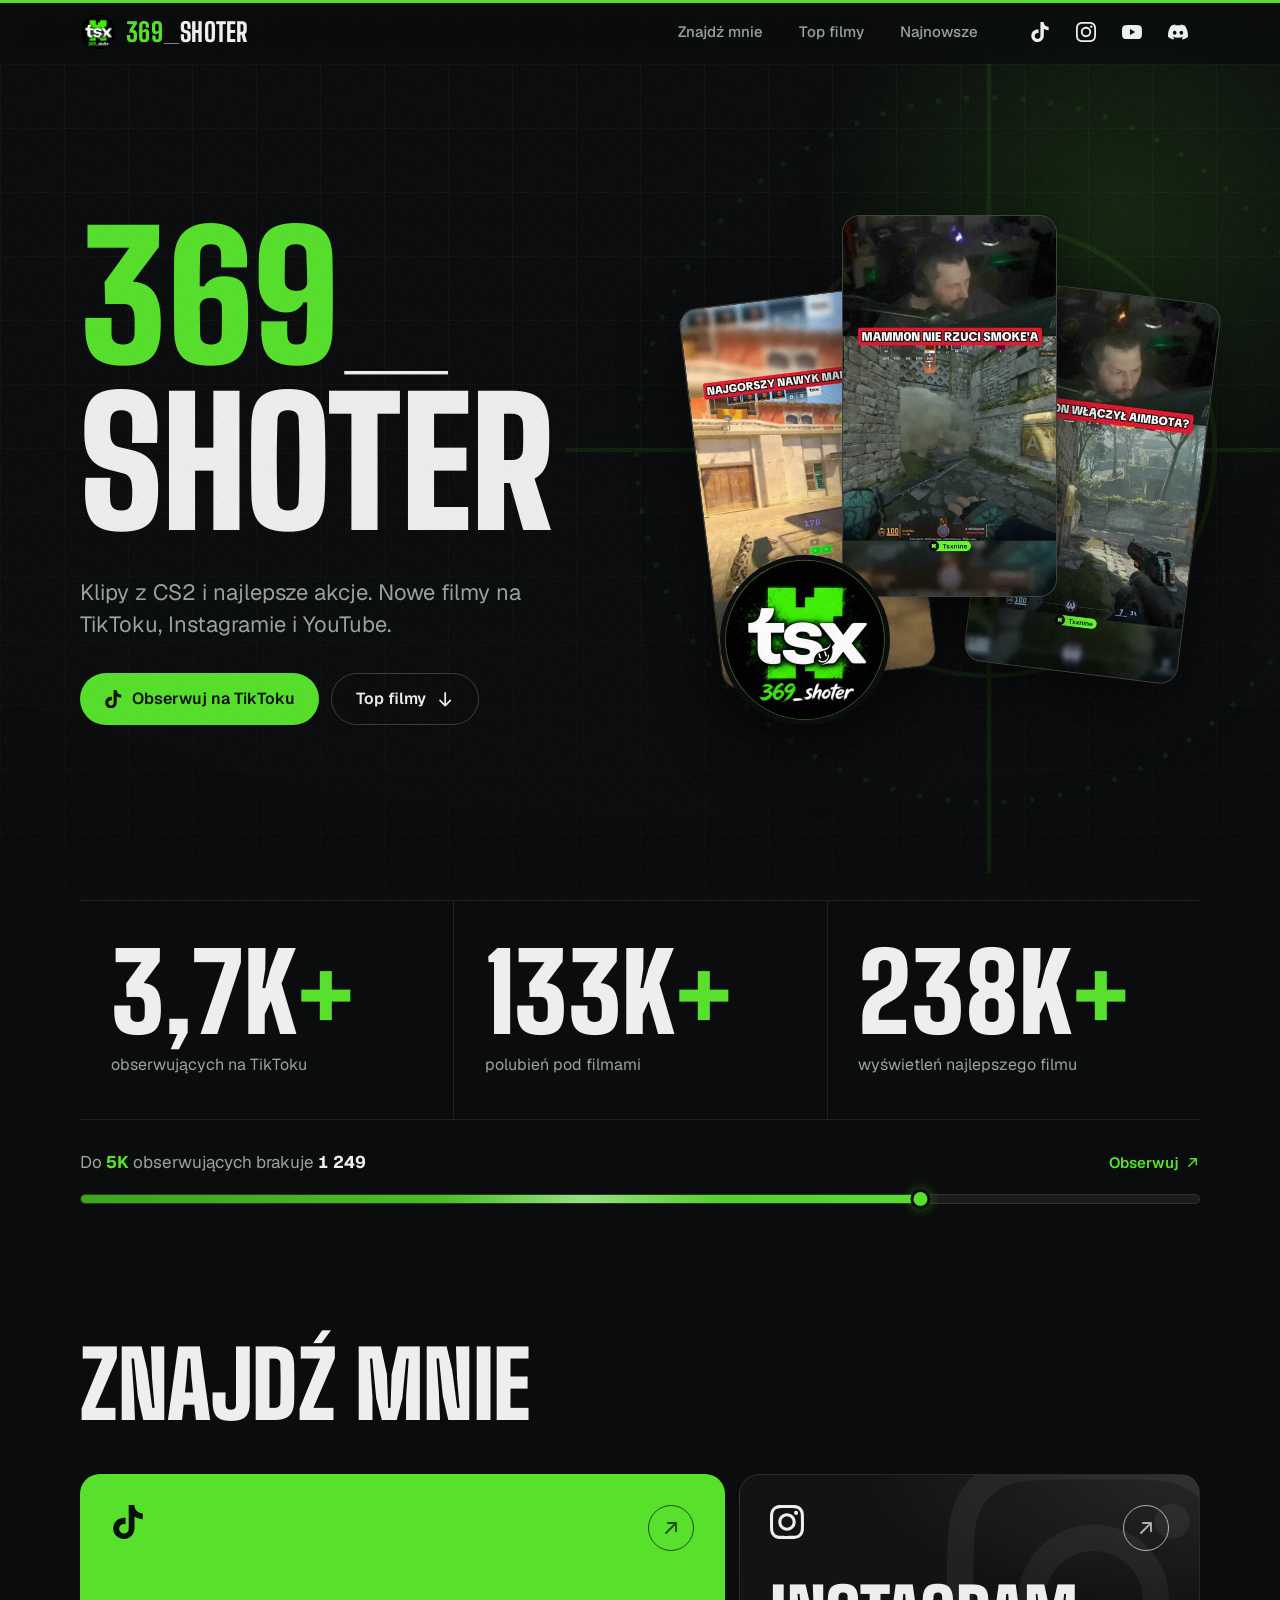
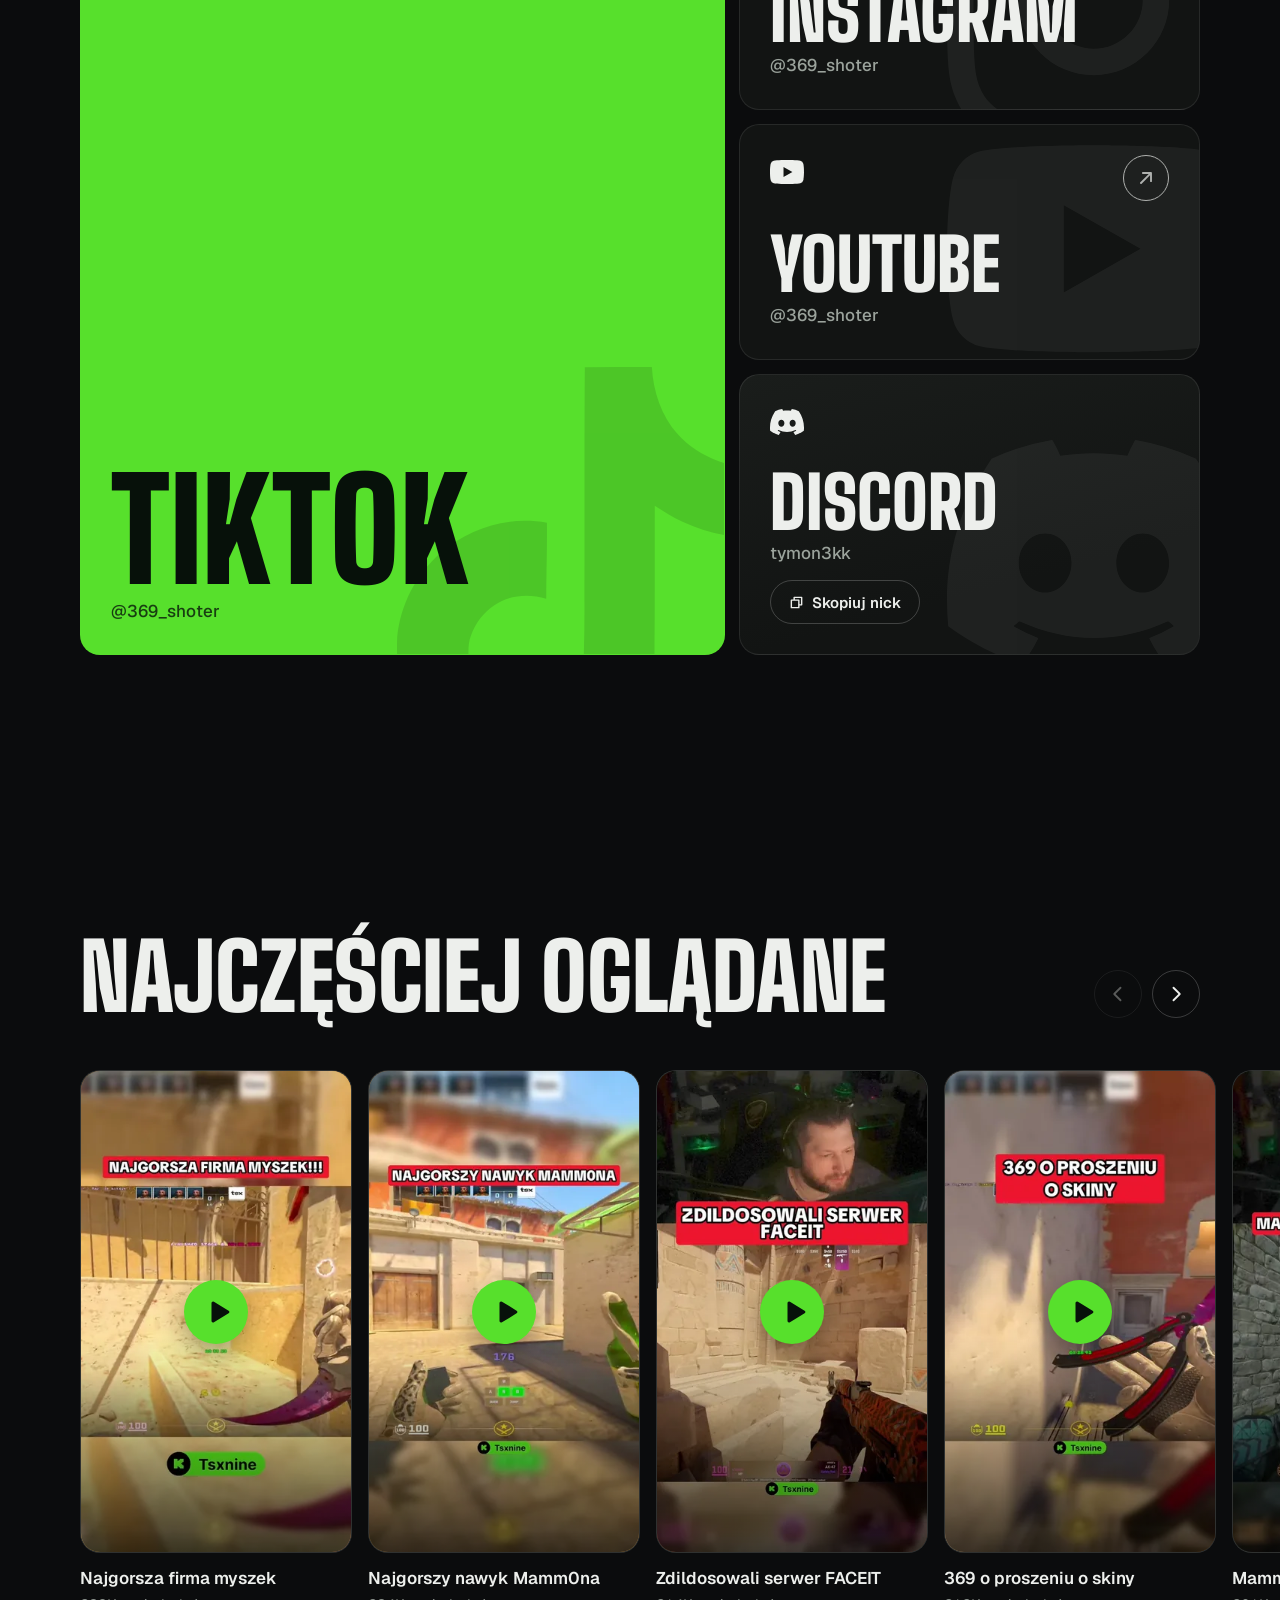
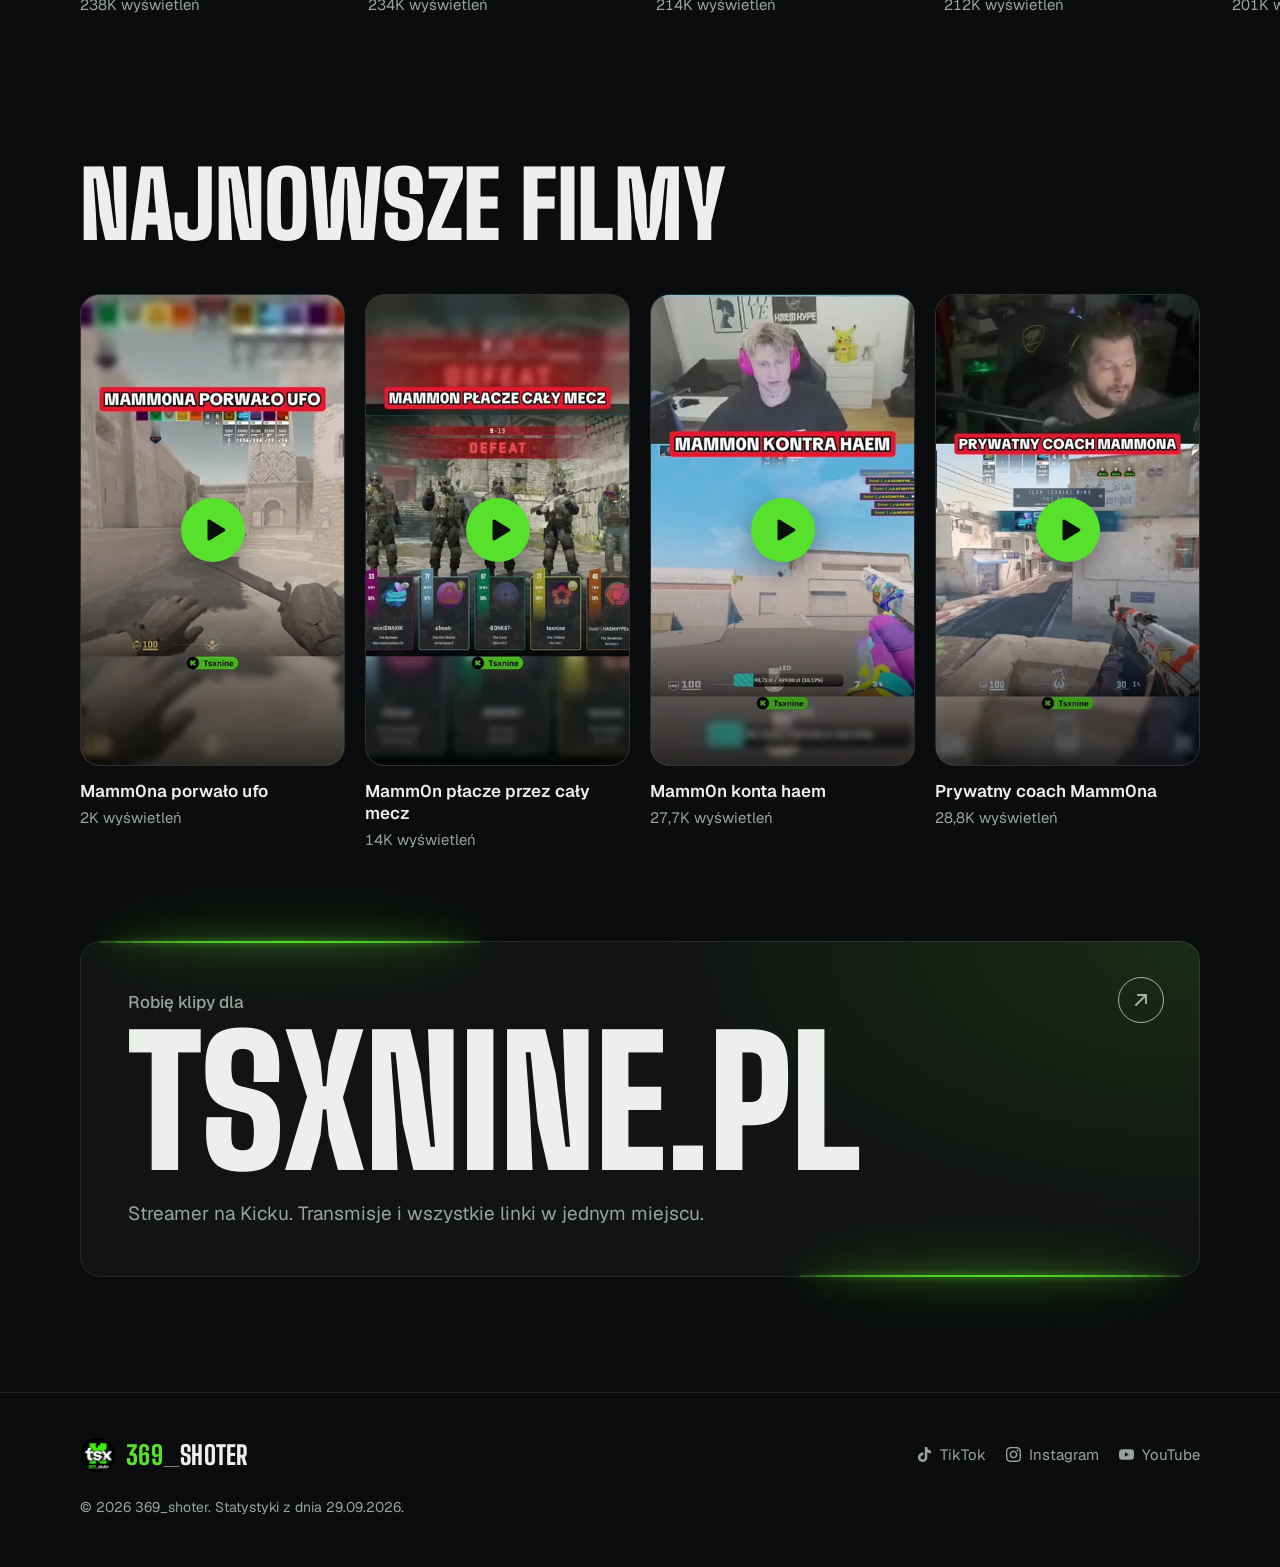
<file: index.html>
<!doctype html>
<html lang="pl">
<head>
  <meta charset="utf-8">
  <meta name="viewport" content="width=device-width, initial-scale=1, viewport-fit=cover">
  <title>369_shoter | Klipy z CS2, TikTok, Instagram, YouTube, Discord</title>
  <meta name="description" content="Klipy z CS2 i najlepsze akcje. Obserwuj 369_shoter na TikToku, Instagramie i YouTube, dołącz na Discordzie i zobacz najpopularniejsze filmy.">
  <meta name="theme-color" content="#0b0c0d">

  <!-- Ikony: /favicon.ico (16/32/48 px) w glownym katalogu, PNG 48 i 96 px (Google wymaga wielokrotnosci 48 px) -->
  <link rel="icon" href="/favicon.ico" sizes="48x48">
  <link rel="icon" type="image/png" href="/assets/favicon-96.png" sizes="96x96">
  <link rel="icon" type="image/png" href="/assets/favicon.png" sizes="48x48">
  <link rel="apple-touch-icon" href="assets/apple-touch-icon.png">

  <!-- Podglad linku (Discord, Messenger, Instagram DM). Adres obrazka musi byc pelny.
       Jesli zmienisz adres strony, zmien go tez tutaj i w og:url. -->
  <meta property="og:type" content="website">
  <meta property="og:locale" content="pl_PL">
  <meta property="og:site_name" content="369_shoter">
  <meta property="og:title" content="369_shoter | Klipy z CS2">
  <meta property="og:description" content="TikTok, Instagram, YouTube, Discord i najpopularniejsze filmy w jednym miejscu.">
  <meta property="og:url" content="https://369shoter.github.io/">
  <meta property="og:image" content="https://369shoter.github.io/assets/og.jpg">
  <meta property="og:image:width" content="1200">
  <meta property="og:image:height" content="630">
  <meta property="og:image:type" content="image/jpeg">
  <meta property="og:image:alt" content="369_shoter: klipy z CS2, okładki najlepszych filmów i logo">
  <meta name="twitter:card" content="summary_large_image">
  <meta name="twitter:title" content="369_shoter | Klipy z CS2">
  <meta name="twitter:description" content="TikTok, Instagram, YouTube, Discord i najpopularniejsze filmy w jednym miejscu.">
  <meta name="twitter:image" content="https://369shoter.github.io/assets/og.jpg">
  <link rel="canonical" href="https://369shoter.github.io/">
  <meta name="google-site-verification" content="fS7ynN_CwBSaURUG7IqNypu272OeQsYLBxunyIMdzog" />
  <link rel="manifest" href="site.webmanifest">

  <!-- Nazwa strony dla Google (zamiast nazwy hostingu "GitHub" w wynikach wyszukiwania) -->
  <meta name="application-name" content="369_shoter">
  <script type="application/ld+json">
  {
    "@context": "https://schema.org",
    "@type": "WebSite",
    "name": "369_shoter",
    "alternateName": ["369 shoter", "369shoter", "369_shoter klipy CS2"],
    "url": "https://369shoter.github.io/"
  }
  </script>

  <!-- Dane strukturalne: mowia Google, kim jest autor strony i gdzie ma inne konta -->
  <script type="application/ld+json">
  {
    "@context": "https://schema.org",
    "@type": "ProfilePage",
    "mainEntity": {
      "@type": "Person",
      "name": "369_shoter",
      "alternateName": "369 shoter",
      "url": "https://369shoter.github.io/",
      "image": "https://369shoter.github.io/assets/avatar.webp",
      "description": "Klipy z CS2 i najlepsze akcje.",
      "sameAs": [
        "https://www.tiktok.com/@369_shoter",
        "https://www.instagram.com/369_shoter/",
        "https://www.youtube.com/@369_shoter"
      ]
    }
  }
  </script>

  <!-- Dane o filmach dla Google (schema.org VideoObject). Znacznik ponizej podmienia przy publikacji scripts/inject_seo.py -->
  <!--VIDEO_LD-->

  <!-- Worker z danymi z TikToka na zywo (js/config.js -> liveApi): polaczenie nawiazujemy z wyprzedzeniem -->
  <link rel="preconnect" href="https://369-panel.369shoter.workers.dev">
  <link rel="preload" href="assets/fonts/bsd-latin.woff2" as="font" type="font/woff2" crossorigin>
  <link rel="preload" href="assets/fonts/geist-latin.woff2" as="font" type="font/woff2" crossorigin>
  <!-- Numer wersji w adresach plikow (v=dev) workflow podmienia przy publikacji na znacznik czasu,
       dzieki czemu przegladarki nie trzymaja starych plikow po zmianach. -->
  <link rel="stylesheet" href="css/style.css?v=dev">
  <!-- Klasa "js" wlacza animacje wjazdu (sekcje startuja niewidoczne). Gdyby main.js sie nie uruchomil
       (np. w bardzo starej przegladarce w aplikacji), po 5 s zdejmujemy ja, zeby cala tresc byla widoczna. -->
  <script>document.documentElement.classList.add("js","intro-on");setTimeout(function(){if(!window.__app)document.documentElement.classList.remove("js")},5000)</script>
</head>
<body>
  <!-- Ekran wczytywania: logo z pierscieniem, potem odslonieta strona. Trwa min. ok. 1,5 s i konczy sie po zaladowaniu strony;
       najdluzej 4,5 s (zabezpieczenie), stuniecie pomija. Style: "Ekran wczytywania" w css/style.css. -->
  <div class="intro" id="intro" aria-hidden="true">
    <div class="intro-logo">
      <svg class="intro-ring" viewBox="0 0 160 160" focusable="false"><circle cx="80" cy="80" r="74" pathLength="100"/></svg>
      <img src="assets/avatar.webp" alt="" width="116" height="116" fetchpriority="high" decoding="async">
    </div>
  </div>
  <script>
    (function () {
      var root = document.documentElement, t0 = Date.now(), over = false;
      function finish() { if (over) return; over = true; root.classList.remove("intro-on"); root.classList.add("intro-done"); }
      function ready() { setTimeout(finish, Math.max(0, 1500 - (Date.now() - t0))); }
      if (document.readyState === "complete") ready(); else addEventListener("load", ready);
      setTimeout(finish, 4500);
      document.getElementById("intro").addEventListener("click", finish);
    })();
  </script>

  <a class="skip" href="#main">Przejdź do treści</a>

<svg xmlns="http://www.w3.org/2000/svg" width="0" height="0" style="position:absolute" aria-hidden="true" focusable="false">
  <!-- Ikony: marki z Simple Icons (CC0), reszta z Phosphor Icons (MIT) -->
  <symbol id="i-tiktok" viewBox="0 0 24 24"><path d="M12.525.02c1.31-.02 2.61-.01 3.91-.02.08 1.53.63 3.09 1.75 4.17 1.12 1.11 2.7 1.62 4.24 1.79v4.03c-1.44-.05-2.89-.35-4.2-.97-.57-.26-1.1-.59-1.62-.93-.01 2.92.01 5.84-.02 8.75-.08 1.4-.54 2.79-1.35 3.94-1.31 1.92-3.58 3.17-5.91 3.21-1.43.08-2.86-.31-4.08-1.03-2.02-1.19-3.44-3.37-3.65-5.71-.02-.5-.03-1-.01-1.49.18-1.9 1.12-3.72 2.58-4.96 1.66-1.44 3.98-2.13 6.15-1.72.02 1.48-.04 2.96-.04 4.44-.99-.32-2.15-.23-3.02.37-.63.41-1.11 1.04-1.36 1.75-.21.51-.15 1.07-.14 1.61.24 1.64 1.82 3.02 3.5 2.87 1.12-.01 2.19-.66 2.77-1.61.19-.33.4-.67.41-1.06.1-1.79.06-3.57.07-5.36.01-4.03-.01-8.05.02-12.07z"/></symbol>
  <symbol id="i-instagram" viewBox="0 0 24 24"><path d="M7.0301.084c-1.2768.0602-2.1487.264-2.911.5634-.7888.3075-1.4575.72-2.1228 1.3877-.6652.6677-1.075 1.3368-1.3802 2.127-.2954.7638-.4956 1.6365-.552 2.914-.0564 1.2775-.0689 1.6882-.0626 4.947.0062 3.2586.0206 3.6671.0825 4.9473.061 1.2765.264 2.1482.5635 2.9107.308.7889.72 1.4573 1.388 2.1228.6679.6655 1.3365 1.0743 2.1285 1.38.7632.295 1.6361.4961 2.9134.552 1.2773.056 1.6884.069 4.9462.0627 3.2578-.0062 3.668-.0207 4.9478-.0814 1.28-.0607 2.147-.2652 2.9098-.5633.7889-.3086 1.4578-.72 2.1228-1.3881.665-.6682 1.0745-1.3378 1.3795-2.1284.2957-.7632.4966-1.636.552-2.9124.056-1.2809.0692-1.6898.063-4.948-.0063-3.2583-.021-3.6668-.0817-4.9465-.0607-1.2797-.264-2.1487-.5633-2.9117-.3084-.7889-.72-1.4568-1.3876-2.1228C21.2982 1.33 20.628.9208 19.8378.6165 19.074.321 18.2017.1197 16.9244.0645 15.6471.0093 15.236-.005 11.977.0014 8.718.0076 8.31.0215 7.0301.0839m.1402 21.6932c-1.17-.0509-1.8053-.2453-2.2287-.408-.5606-.216-.96-.4771-1.3819-.895-.422-.4178-.6811-.8186-.9-1.378-.1644-.4234-.3624-1.058-.4171-2.228-.0595-1.2645-.072-1.6442-.079-4.848-.007-3.2037.0053-3.583.0607-4.848.05-1.169.2456-1.805.408-2.2282.216-.5613.4762-.96.895-1.3816.4188-.4217.8184-.6814 1.3783-.9003.423-.1651 1.0575-.3614 2.227-.4171 1.2655-.06 1.6447-.072 4.848-.079 3.2033-.007 3.5835.005 4.8495.0608 1.169.0508 1.8053.2445 2.228.408.5608.216.96.4754 1.3816.895.4217.4194.6816.8176.9005 1.3787.1653.4217.3617 1.056.4169 2.2263.0602 1.2655.0739 1.645.0796 4.848.0058 3.203-.0055 3.5834-.061 4.848-.051 1.17-.245 1.8055-.408 2.2294-.216.5604-.4763.96-.8954 1.3814-.419.4215-.8181.6811-1.3783.9-.4224.1649-1.0577.3617-2.2262.4174-1.2656.0595-1.6448.072-4.8493.079-3.2045.007-3.5825-.006-4.848-.0608M16.953 5.5864A1.44 1.44 0 1 0 18.39 4.144a1.44 1.44 0 0 0-1.437 1.4424M5.8385 12.012c.0067 3.4032 2.7706 6.1557 6.173 6.1493 3.4026-.0065 6.157-2.7701 6.1506-6.1733-.0065-3.4032-2.771-6.1565-6.174-6.1498-3.403.0067-6.156 2.771-6.1496 6.1738M8 12.0077a4 4 0 1 1 4.008 3.9921A3.9996 3.9996 0 0 1 8 12.0077"/></symbol>
  <symbol id="i-discord" viewBox="0 0 24 24"><path d="M20.317 4.3698a19.7913 19.7913 0 00-4.8851-1.5152.0741.0741 0 00-.0785.0371c-.211.3753-.4447.8648-.6083 1.2495-1.8447-.2762-3.68-.2762-5.4868 0-.1636-.3933-.4058-.8742-.6177-1.2495a.077.077 0 00-.0785-.037 19.7363 19.7363 0 00-4.8852 1.515.0699.0699 0 00-.0321.0277C.5334 9.0458-.319 13.5799.0992 18.0578a.0824.0824 0 00.0312.0561c2.0528 1.5076 4.0413 2.4228 5.9929 3.0294a.0777.0777 0 00.0842-.0276c.4616-.6304.8731-1.2952 1.226-1.9942a.076.076 0 00-.0416-.1057c-.6528-.2476-1.2743-.5495-1.8722-.8923a.077.077 0 01-.0076-.1277c.1258-.0943.2517-.1923.3718-.2914a.0743.0743 0 01.0776-.0105c3.9278 1.7933 8.18 1.7933 12.0614 0a.0739.0739 0 01.0785.0095c.1202.099.246.1981.3728.2924a.077.077 0 01-.0066.1276 12.2986 12.2986 0 01-1.873.8914.0766.0766 0 00-.0407.1067c.3604.698.7719 1.3628 1.225 1.9932a.076.076 0 00.0842.0286c1.961-.6067 3.9495-1.5219 6.0023-3.0294a.077.077 0 00.0313-.0552c.5004-5.177-.8382-9.6739-3.5485-13.6604a.061.061 0 00-.0312-.0286zM8.02 15.3312c-1.1825 0-2.1569-1.0857-2.1569-2.419 0-1.3332.9555-2.4189 2.157-2.4189 1.2108 0 2.1757 1.0952 2.1568 2.419 0 1.3332-.9555 2.4189-2.1569 2.4189zm7.9748 0c-1.1825 0-2.1569-1.0857-2.1569-2.419 0-1.3332.9554-2.4189 2.1569-2.4189 1.2108 0 2.1757 1.0952 2.1568 2.419 0 1.3332-.946 2.4189-2.1568 2.4189Z"/></symbol>
  <symbol id="i-youtube" viewBox="0 0 24 24"><path d="M23.498 6.186a3.016 3.016 0 0 0-2.122-2.136C19.505 3.545 12 3.545 12 3.545s-7.505 0-9.377.505A3.017 3.017 0 0 0 .502 6.186C0 8.07 0 12 0 12s0 3.93.502 5.814a3.016 3.016 0 0 0 2.122 2.136c1.871.505 9.376.505 9.376.505s7.505 0 9.377-.505a3.015 3.015 0 0 0 2.122-2.136C24 15.93 24 12 24 12s0-3.93-.502-5.814zM9.545 15.568V8.432L15.818 12l-6.273 3.568z"/></symbol>
  <symbol id="i-arrow-up-right" viewBox="0 0 256 256"><path d="M204,64V168a12,12,0,0,1-24,0V93L72.49,200.49a12,12,0,0,1-17-17L163,76H88a12,12,0,0,1,0-24H192A12,12,0,0,1,204,64Z"/></symbol>
  <symbol id="i-arrow-down" viewBox="0 0 256 256"><path d="M208.49,152.49l-72,72a12,12,0,0,1-17,0l-72-72a12,12,0,0,1,17-17L116,187V40a12,12,0,0,1,24,0V187l51.51-51.52a12,12,0,0,1,17,17Z"/></symbol>
  <symbol id="i-copy" viewBox="0 0 256 256"><path d="M216,28H88A12,12,0,0,0,76,40V76H40A12,12,0,0,0,28,88V216a12,12,0,0,0,12,12H168a12,12,0,0,0,12-12V180h36a12,12,0,0,0,12-12V40A12,12,0,0,0,216,28ZM156,204H52V100H156Zm48-48H180V88a12,12,0,0,0-12-12H100V52H204Z"/></symbol>
  <symbol id="i-caret-left" viewBox="0 0 256 256"><path d="M168.49,199.51a12,12,0,0,1-17,17l-80-80a12,12,0,0,1,0-17l80-80a12,12,0,0,1,17,17L97,128Z"/></symbol>
  <symbol id="i-caret-right" viewBox="0 0 256 256"><path d="M184.49,136.49l-80,80a12,12,0,0,1-17-17L159,128,87.51,56.49a12,12,0,1,1,17-17l80,80A12,12,0,0,1,184.49,136.49Z"/></symbol>
  <symbol id="i-envelope-simple" viewBox="0 0 256 256"><path d="M224,44H32A12,12,0,0,0,20,56V192a20,20,0,0,0,20,20H216a20,20,0,0,0,20-20V56A12,12,0,0,0,224,44ZM193.15,68,128,127.72,62.85,68ZM44,188V83.28l75.89,69.57a12,12,0,0,0,16.22,0L212,83.28V188Z"/></symbol>
  <symbol id="i-x" viewBox="0 0 256 256"><path d="M208.49,191.51a12,12,0,0,1-17,17L128,145,64.49,208.49a12,12,0,0,1-17-17L111,128,47.51,64.49a12,12,0,0,1,17-17L128,111l63.51-63.52a12,12,0,0,1,17,17L145,128Z"/></symbol>
  <symbol id="i-pause" viewBox="0 0 256 256"><path d="M216,48V208a16,16,0,0,1-16,16H160a16,16,0,0,1-16-16V48a16,16,0,0,1,16-16h40A16,16,0,0,1,216,48ZM96,32H56A16,16,0,0,0,40,48V208a16,16,0,0,0,16,16H96a16,16,0,0,0,16-16V48A16,16,0,0,0,96,32Z"/></symbol>
  <symbol id="i-play" viewBox="0 0 256 256"><path d="M240,128a15.74,15.74,0,0,1-7.6,13.51L88.32,229.65a16,16,0,0,1-16.2.3A15.86,15.86,0,0,1,64,216.13V39.87a15.86,15.86,0,0,1,8.12-13.82,16,16,0,0,1,16.2.3L232.4,114.49A15.74,15.74,0,0,1,240,128Z"/></symbol>
</svg>

  <div id="sentinel" aria-hidden="true"></div>
  <div class="progress" aria-hidden="true"></div>

  <header class="site-header" id="top">
    <div class="wrap header-inner">
      <a class="brand" href="#top" aria-label="369_shoter, początek strony">
        <img class="brand-avatar" src="assets/avatar.webp" alt="" width="36" height="36">
        <span class="brand-name"><span class="hl">369</span>_shoter</span>
      </a>

      <nav class="nav" aria-label="Główna nawigacja">
        <a href="#linki">Znajdź mnie</a>
        <a href="#filmy">Top filmy</a>
        <a href="#najnowsze">Najnowsze</a>
      </nav>

      <div class="header-socials">
        <a class="icon-btn" data-link="tiktok" href="https://www.tiktok.com/@369_shoter" target="_blank" rel="noopener" aria-label="TikTok"><svg class="icon"><use href="#i-tiktok"/></svg></a>
        <a class="icon-btn" data-link="instagram" href="https://www.instagram.com/369_shoter/" target="_blank" rel="noopener" aria-label="Instagram"><svg class="icon"><use href="#i-instagram"/></svg></a>
        <a class="icon-btn" data-link="youtube" href="https://www.youtube.com/@369_shoter" target="_blank" rel="noopener" aria-label="YouTube"><svg class="icon"><use href="#i-youtube"/></svg></a>
        <a class="icon-btn" data-link="discord" href="#linki" aria-label="Discord"><svg class="icon"><use href="#i-discord"/></svg></a>
      </div>
    </div>
  </header>

  <main id="main">
    <section class="hero">
      <div class="wrap hero-grid">
        <div class="hero-copy">
          <h1 class="hero-title"><span class="ht-line"><span class="ht-in"><span class="hl">369</span><span class="caret">_</span></span></span><span class="ht-line"><span class="ht-in">shoter</span></span></h1>
          <p class="hero-sub">Klipy z CS2 i najlepsze akcje. Nowe filmy na TikToku, Instagramie i YouTube.</p>
          <div class="hero-cta">
            <a class="btn btn-primary" data-link="tiktok" href="https://www.tiktok.com/@369_shoter" target="_blank" rel="noopener">
              <svg class="icon"><use href="#i-tiktok"/></svg>Obserwuj na TikToku
            </a>
            <a class="btn btn-ghost" href="#filmy">Top filmy<svg class="icon"><use href="#i-arrow-down"/></svg></a>
          </div>
        </div>

        <div class="hero-visual" aria-hidden="true">
          <div class="shot shot-a" style="--i:1"><img src="assets/covers/7671803781754965281.webp" alt="" width="360" height="640"></div>
          <div class="shot shot-b" style="--i:0"><img src="assets/covers/7690351493794237728.webp" alt="" width="360" height="640"></div>
          <div class="shot shot-c" style="--i:2"><img src="assets/covers/7683144346140445985.webp" alt="" width="360" height="640"></div>
          <img class="hero-avatar" src="assets/avatar.webp" alt="" width="320" height="320">
        </div>
      </div>
    </section>

    <section class="stats" aria-label="Statystyki konta">
      <div class="wrap">
        <dl class="stats-grid" id="stats" data-reveal></dl>
        <!-- Pasek do kolejnego progu obserwujacych: wypelnia i pokazuje go js/main.js (config.js -> milestone) -->
        <div class="milestone" id="milestone" hidden data-reveal>
          <div class="milestone-head">
            <p class="milestone-text" id="milestone-text"></p>
            <a class="milestone-cta" id="milestone-cta" data-link="tiktok" href="https://www.tiktok.com/@369_shoter" target="_blank" rel="noopener">Obserwuj<svg class="icon"><use href="#i-arrow-up-right"/></svg></a>
          </div>
          <div class="milestone-track">
            <div class="milestone-bar" id="milestone-bar" role="progressbar" aria-valuemin="0"><span class="milestone-fill"></span></div>
            <span class="milestone-tip" aria-hidden="true"></span>
          </div>
        </div>
      </div>
    </section>

    <!-- Klip tygodnia: najczesciej ogladany klip z ostatnich 7 dni. Wypelnia i pokazuje go js/main.js (config.js -> weeklyClip) -->
    <section class="weekly" id="klip-tygodnia" aria-labelledby="weekly-title" hidden>
      <div class="wrap">
        <div class="weekly-card" data-reveal>
          <div class="weekly-media" id="weekly-media"></div>
          <div class="weekly-body">
            <p class="weekly-kicker">Klip tygodnia</p>
            <h2 class="weekly-title" id="weekly-title">Klip tygodnia</h2>
            <p class="weekly-meta" id="weekly-meta"></p>
            <div class="weekly-actions">
              <button class="btn btn-primary btn-sm" id="weekly-play" type="button"><svg class="icon"><use href="#i-play"/></svg>Odtwórz</button>
              <a class="btn btn-ghost btn-sm" id="weekly-tiktok" href="https://www.tiktok.com/@369_shoter" target="_blank" rel="noopener"><svg class="icon"><use href="#i-tiktok"/></svg>Na TikToku</a>
            </div>
          </div>
        </div>
        <!-- Zwyciezcy poprzednich tygodni (main.js -> weeklyArchive, config.js -> weeklyArchive) -->
        <div class="weekly-past" id="weekly-past" hidden data-reveal>
          <h3 class="weekly-past-title">Poprzednie tygodnie</h3>
          <ol class="weekly-past-list" id="weekly-past-list"></ol>
        </div>
      </div>
    </section>

    <section class="links section" id="linki">
      <div class="wrap">
        <h2 class="h2" data-reveal><span class="wipe">Znajdź mnie</span></h2>

        <div class="bento">
          <a class="tile tile-tiktok" data-link="tiktok" href="https://www.tiktok.com/@369_shoter" target="_blank" rel="noopener" data-reveal>
            <svg class="tile-mark" aria-hidden="true"><use href="#i-tiktok"/></svg>
            <span class="tile-top">
              <svg class="icon tile-icon" aria-hidden="true"><use href="#i-tiktok"/></svg>
              <span class="tile-arrow"><svg class="icon" aria-hidden="true"><use href="#i-arrow-up-right"/></svg></span>
            </span>
            <span class="tile-body">
              <span class="tile-name">TikTok</span>
              <span class="tile-handle" data-handle="tiktok">@369_shoter</span>
            </span>
          </a>

          <a class="tile tile-ig" data-link="instagram" href="https://www.instagram.com/369_shoter/" target="_blank" rel="noopener" data-reveal style="--d:.08s">
            <svg class="tile-mark" aria-hidden="true"><use href="#i-instagram"/></svg>
            <span class="tile-top">
              <svg class="icon tile-icon" aria-hidden="true"><use href="#i-instagram"/></svg>
              <span class="tile-arrow"><svg class="icon" aria-hidden="true"><use href="#i-arrow-up-right"/></svg></span>
            </span>
            <span class="tile-body">
              <span class="tile-name">Instagram</span>
              <span class="tile-handle" data-handle="instagram">@369_shoter</span>
            </span>
          </a>

          <a class="tile tile-yt" data-link="youtube" href="https://www.youtube.com/@369_shoter" target="_blank" rel="noopener" data-reveal style="--d:.16s">
            <svg class="tile-mark" aria-hidden="true"><use href="#i-youtube"/></svg>
            <span class="tile-top">
              <svg class="icon tile-icon" aria-hidden="true"><use href="#i-youtube"/></svg>
              <span class="tile-arrow"><svg class="icon" aria-hidden="true"><use href="#i-arrow-up-right"/></svg></span>
            </span>
            <span class="tile-body">
              <span class="tile-name">YouTube</span>
              <span class="tile-handle" data-handle="youtube">@369_shoter</span>
            </span>
          </a>

          <div class="tile tile-discord" id="discord" data-reveal style="--d:.24s">
            <svg class="tile-mark" aria-hidden="true"><use href="#i-discord"/></svg>
            <span class="tile-top">
              <svg class="icon tile-icon" aria-hidden="true"><use href="#i-discord"/></svg>
              <span class="tile-arrow" id="discord-arrow" hidden><svg class="icon" aria-hidden="true"><use href="#i-arrow-up-right"/></svg></span>
            </span>
            <span class="tile-body">
              <span class="tile-name">Discord</span>
              <span class="tile-handle" id="discord-handle"></span>
              <span class="tile-online" id="discord-online" hidden></span>
              <button class="copy" id="discord-copy" type="button">
                <svg class="icon" aria-hidden="true"><use href="#i-copy"/></svg>
                <span id="discord-copy-label">Skopiuj nick</span>
              </button>
            </span>
            <a class="tile-hit" id="discord-hit" data-link="discord" href="#discord" target="_blank" rel="noopener" aria-label="Dołącz do serwera Discord" hidden></a>
          </div>
        </div>
      </div>
    </section>

    <section class="videos section" id="filmy">
      <div class="wrap section-head">
        <h2 class="h2" data-reveal><span class="wipe">Najczęściej oglądane</span></h2>
        <div class="carousel-controls" data-reveal>
          <button class="icon-btn icon-btn-lg" id="prev" type="button" aria-label="Poprzednie filmy"><svg class="icon"><use href="#i-caret-left"/></svg></button>
          <button class="icon-btn icon-btn-lg" id="next" type="button" aria-label="Następne filmy"><svg class="icon"><use href="#i-caret-right"/></svg></button>
        </div>
      </div>
      <div class="track" id="track" tabindex="0" role="region" aria-label="Lista najpopularniejszych filmów"></div>
    </section>

    <section class="latest section" id="najnowsze">
      <div class="wrap">
        <h2 class="h2" data-reveal><span class="wipe">Najnowsze filmy</span></h2>
        <div class="latest-grid" id="latest-grid"></div>
      </div>
    </section>

    <section class="partner section" id="tsxnine">
      <div class="wrap">
        <a class="partner-link" id="partner-link" href="https://tsxnine.pl" target="_blank" rel="noopener" data-reveal>
          <span class="partner-fx" aria-hidden="true"><span class="partner-ring"><span class="partner-beam"></span></span></span>
          <span class="tile-arrow" aria-hidden="true"><svg class="icon"><use href="#i-arrow-up-right"/></svg></span>
          <span class="partner-label" id="partner-label">Robię klipy dla</span>
          <span class="partner-name" id="partner-name">tsxnine.pl</span>
          <span class="partner-note" id="partner-note">Streamer na Kicku. Transmisje i wszystkie linki w jednym miejscu.</span>
        </a>
      </div>
    </section>
  </main>

  <footer class="footer">
    <div class="wrap footer-inner">
      <a class="footer-brand" href="#top" aria-label="369_shoter, wróć na górę strony">
        <img class="brand-avatar" src="assets/avatar.webp" alt="" width="36" height="36" loading="lazy">
        <span class="brand-name"><span class="hl">369</span>_shoter</span>
      </a>
      <ul class="footer-links" id="footer-links"></ul>
      <p class="footer-note">&copy; <span id="year">2026</span> 369_shoter. <span id="updated"></span></p>
    </div>
  </footer>

  <dialog class="player" id="player" aria-label="Odtwarzacz filmu">
    <div class="player-stage" id="player-stage">
      <iframe id="player-frame" title="Film z TikToka" allow="autoplay; fullscreen; encrypted-media" referrerpolicy="strict-origin-when-cross-origin"></iframe>
      <div class="player-count" id="player-count" role="status" hidden></div>
      <div class="player-toast" id="player-toast" role="status"></div>
      <div class="player-hint" id="player-hint" aria-hidden="true"><svg class="icon"><use href="#i-caret-right"/></svg>Przesuń w górę: następny film</div>
      <div class="player-flash" id="player-flash" aria-hidden="true"><svg class="icon"><use id="player-flash-icon" href="#i-play"/></svg></div>
      <!-- Warstwa gestow tylko na dotyku: przesuniecie = kolejny film, stuniecie = pauza/play. Dolny pasek odtwarzacza zostaje wolny. -->
      <div class="player-swipe" id="player-swipe"></div>
      <div class="player-fallback" id="player-fallback" hidden>
        <p>Ten film nie chce się tutaj odtworzyć.</p>
        <a class="btn btn-primary btn-sm" id="player-fallback-link" href="#" target="_blank" rel="noopener">Obejrzyj na TikToku<svg class="icon"><use href="#i-arrow-up-right"/></svg></a>
      </div>
    </div>
    <div class="player-nav" id="player-nav" hidden>
      <button class="icon-btn icon-btn-lg" id="player-prev" type="button" aria-label="Poprzedni film"><svg class="icon"><use href="#i-caret-left"/></svg></button>
      <button class="icon-btn icon-btn-lg" id="player-next" type="button" aria-label="Następny film"><svg class="icon"><use href="#i-caret-right"/></svg></button>
    </div>
    <div class="player-bar">
      <div class="player-actions">
        <a class="btn btn-primary btn-sm" id="player-follow" data-link="tiktok" href="https://www.tiktok.com/@369_shoter" target="_blank" rel="noopener"><svg class="icon"><use href="#i-tiktok"/></svg>Obserwuj<span class="sr-only"> 369_shoter na TikToku</span></a>
        <a class="btn btn-ghost btn-sm" id="player-link" href="#" target="_blank" rel="noopener"><span class="link-label">Otwórz</span><span class="sr-only"> w TikToku</span><svg class="icon"><use href="#i-arrow-up-right"/></svg></a>
        <button class="btn btn-ghost btn-sm" id="player-share" type="button" aria-label="Kopiuj link do filmu" title="Kopiuj link"><svg class="icon"><use href="#i-copy"/></svg><span class="share-label" id="player-share-label">Kopiuj link</span></button>
      </div>
      <button class="icon-btn icon-btn-lg" id="player-close" type="button" aria-label="Zamknij odtwarzacz"><svg class="icon"><use href="#i-x"/></svg></button>
    </div>
  </dialog>

  <script src="js/config.js?v=dev"></script>
  <script src="data/tiktok.js?v=dev"></script>
  <script src="data/admin.js?v=dev"></script>
  <script src="js/main.js?v=dev"></script>
</body>
</html>
</file>
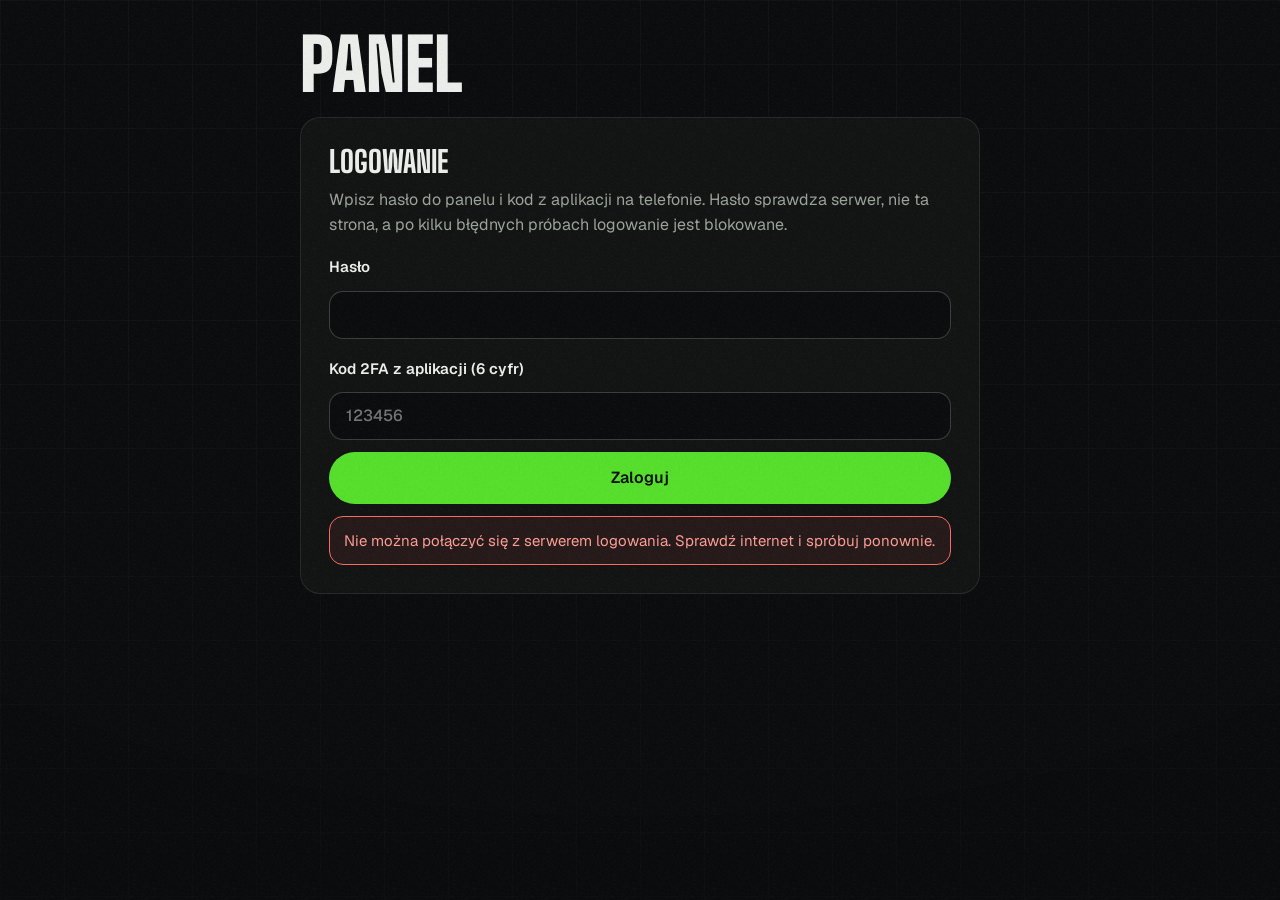
<file: admin/index.html>
<!doctype html>
<html lang="pl">
<head>
  <meta charset="utf-8">
  <meta name="viewport" content="width=device-width, initial-scale=1">
  <title>Panel | 369_shoter</title>
  <meta name="robots" content="noindex, nofollow">
  <meta name="referrer" content="no-referrer">
  <!-- Ta strona nie ma zadnych inline'owych skryptow, obcych bibliotek ani zewnetrznych zasobow.
       Laczy sie tylko z jednym serwerem logowania (Worker w Cloudflare). -->
  <meta http-equiv="Content-Security-Policy" content="default-src 'none'; script-src 'self'; style-src 'self'; font-src 'self'; img-src 'self' data:; connect-src https://369-panel.369shoter.workers.dev; base-uri 'none'; form-action 'none'">
  <link rel="icon" type="image/png" href="../assets/favicon.png">
  <link rel="stylesheet" href="../css/style.css?v=dev">
  <link rel="stylesheet" href="admin.css?v=dev">
  <script src="../js/config.js?v=dev" defer></script>
  <script src="../data/tiktok.js?v=dev" defer></script>
  <script src="admin.js?v=dev" defer></script>
</head>
<body>
  <main class="adm">
    <header class="adm-head">
      <h1 class="adm-title">Panel</h1>
      <div class="adm-head-actions">
        <span class="adm-status" id="status" role="status"></span>
        <button class="btn btn-ghost btn-sm" id="logout" type="button" hidden>Wyloguj</button>
      </div>
    </header>

    <!-- 1. Logowanie: haslo + kod 2FA, sprawdzane przez Worker w Cloudflare (worker/admin-api.js). -->
    <section class="adm-card" id="login">
      <h2 class="adm-h">Logowanie</h2>

      <div class="adm-mode">
        <p class="adm-p">Wpisz hasło do panelu i kod z aplikacji na telefonie. Hasło sprawdza serwer, nie ta strona, a po kilku błędnych próbach logowanie jest blokowane.</p>
        <form class="adm-form" id="wlogin-form" autocomplete="on">
          <label class="adm-label" for="w-pass">Hasło</label>
          <input class="adm-input" id="w-pass" type="password" autocomplete="current-password" spellcheck="false" autocapitalize="off" required>
          <div class="adm-mode" id="w-code-wrap">
            <label class="adm-label" for="w-code">Kod 2FA z aplikacji (6 cyfr)</label>
            <input class="adm-input" id="w-code" type="text" inputmode="numeric" autocomplete="one-time-code" maxlength="7" placeholder="123456">
          </div>
          <p class="adm-p" id="w-no2fa" hidden>Serwer nie ma włączonego 2FA, więc wystarczy samo hasło. Zalecamy dodać sekret <code>TOTP_SECRET</code> w Cloudflare.</p>
          <button class="btn btn-primary" type="submit" id="wlogin-btn">Zaloguj</button>
        </form>
      </div>

      <p class="adm-error" id="login-error" role="alert" hidden></p>
    </section>

    <!-- 1b. Statystyki odwiedzin (dane z GoatCountera pobiera Worker; po zalogowaniu) -->
    <section class="adm-card" id="stats" hidden>
      <div class="adm-stats-head">
        <h2 class="adm-h">Statystyki</h2>
        <div class="adm-seg" role="group" aria-label="Zakres dat">
          <button class="adm-seg-btn" type="button" data-days="7" aria-pressed="false">7 dni</button>
          <button class="adm-seg-btn" type="button" data-days="30" aria-pressed="true">30 dni</button>
          <button class="adm-seg-btn" type="button" data-days="90" aria-pressed="false">90 dni</button>
        </div>
      </div>
      <p class="adm-p" id="stats-status" role="status"></p>
      <p class="adm-error" id="stats-error" role="alert" hidden></p>
      <div class="adm-note" id="stats-setup" hidden>
        <p class="adm-p"><b>Statystyki wymagają jednorazowego kroku.</b> Serwer nie ma jeszcze klucza do GoatCountera. Zaloguj się w GoatCounter, kliknij swoją nazwę użytkownika (prawy górny róg) → <b>API</b> → <b>Create new token</b> z uprawnieniem <b>Read statistics</b>, a potem dodaj go w Cloudflare jako sekret <code>GOATCOUNTER_TOKEN</code> (szczegóły w <code>worker/README.md</code>).</p>
      </div>
      <div class="adm-stats-body" id="stats-body" hidden>
        <div class="adm-kpis">
          <div class="adm-kpi"><span class="adm-kpi-num" id="kpi-visitors">0</span><span class="adm-kpi-label">Odwiedzający w tym okresie</span></div>
          <div class="adm-kpi"><span class="adm-kpi-num" id="kpi-today">0</span><span class="adm-kpi-label">Dzisiaj</span></div>
          <div class="adm-kpi"><span class="adm-kpi-num" id="kpi-links">0</span><span class="adm-kpi-label">Kliknięcia w linki</span></div>
          <div class="adm-kpi"><span class="adm-kpi-num" id="kpi-films">0</span><span class="adm-kpi-label">Otwarcia filmów</span></div>
        </div>
        <p class="adm-p" id="stats-empty" hidden>Jeszcze brak danych. Pierwsze wejścia pojawią się po pierwszych odwiedzinach strony przez inne osoby (wejścia z localhost i boty się nie liczą). Dane w GoatCounter odświeżają się co kilka minut.</p>
        <div class="adm-chart" id="stats-chart" role="img" aria-label="Odwiedzający dzień po dniu"></div>
        <p class="adm-p adm-axis" id="stats-axis"></p>
        <div class="adm-lists">
          <div><h3 class="adm-h3">Co klikają</h3><ul class="adm-bars" id="stats-clicks"></ul></div>
          <div><h3 class="adm-h3">Skąd przychodzą</h3><ul class="adm-bars" id="stats-refs"></ul></div>
          <div><h3 class="adm-h3">Kraje</h3><ul class="adm-bars" id="stats-countries"></ul></div>
          <div><h3 class="adm-h3">Urządzenia</h3><ul class="adm-bars" id="stats-devices"></ul></div>
        </div>
      </div>
      <div class="adm-stats-foot">
        <button class="btn btn-ghost btn-sm" type="button" id="stats-refresh">Odśwież</button>
        <a class="adm-link" id="stats-link" href="https://369shoter.goatcounter.com" target="_blank" rel="noopener noreferrer">Pełne statystyki w GoatCounter</a>
      </div>
    </section>

    <!-- 1c. Wzrost liczby obserwujacych (historie zapisuje Worker w KV, przy okazji wejsc na strone) -->
    <section class="adm-card" id="growth" hidden>
      <div class="adm-stats-head">
        <h2 class="adm-h">Obserwujący</h2>
        <div class="adm-seg" role="group" aria-label="Zakres wykresu obserwujących">
          <button class="adm-seg-btn" type="button" data-gdays="7" aria-pressed="false">7 dni</button>
          <button class="adm-seg-btn" type="button" data-gdays="30" aria-pressed="true">30 dni</button>
          <button class="adm-seg-btn" type="button" data-gdays="90" aria-pressed="false">90 dni</button>
        </div>
      </div>
      <p class="adm-p" id="growth-status" role="status"></p>
      <p class="adm-error" id="growth-error" role="alert" hidden></p>
      <div class="adm-stats-body" id="growth-body" hidden>
        <div class="adm-kpis adm-kpis-2">
          <div class="adm-kpi"><span class="adm-kpi-num" id="g-now">0</span><span class="adm-kpi-label">Obserwujących teraz</span></div>
          <div class="adm-kpi"><span class="adm-kpi-num" id="g-delta">0</span><span class="adm-kpi-label" id="g-delta-label">Zmiana w tym okresie</span></div>
          <div class="adm-kpi"><span class="adm-kpi-num" id="g-likes">0</span><span class="adm-kpi-label">Polubień teraz</span></div>
          <div class="adm-kpi"><span class="adm-kpi-num" id="g-likes-delta">0</span><span class="adm-kpi-label">Zmiana polubień</span></div>
        </div>
        <p class="adm-p" id="growth-empty" hidden>Wykres dopiero zaczyna zbierać dane: punkt zapisuje się przy wejściach na stronę, najwyżej raz na 3 godziny. Po kilku punktach pojawi się linia.</p>
        <div class="adm-chart adm-chart-line" id="growth-chart" role="img" aria-label="Liczba obserwujących w czasie" tabindex="0">
          <div class="adm-chart-plot" id="growth-plot"></div>
          <span class="adm-chart-y" id="growth-ymax"></span>
          <span class="adm-chart-y adm-chart-ymin" id="growth-ymin"></span>
          <div class="adm-cross" id="growth-cross" hidden><span class="adm-dot"></span></div>
          <div class="adm-tip" id="growth-tip" hidden><b id="growth-tip-value"></b><span id="growth-tip-when"></span><span id="growth-tip-likes"></span></div>
        </div>
        <p class="adm-p adm-axis" id="growth-axis"></p>
        <details class="adm-table">
          <summary>Tabela wartości (po jednej na dzień)</summary>
          <table><thead><tr><th scope="col">Dzień</th><th scope="col">Obserwujący</th><th scope="col">Polubienia</th></tr></thead><tbody id="growth-rows"></tbody></table>
        </details>
      </div>
      <div class="adm-stats-foot">
        <button class="btn btn-ghost btn-sm" type="button" id="growth-refresh">Odśwież</button>
      </div>
    </section>

    <!-- 2. Edytor (pokazywany dopiero po zalogowaniu) -->
    <form class="adm-editor" id="editor" hidden autocomplete="off" novalidate>
      <section class="adm-card">
        <h2 class="adm-h">Statystyki odwiedzin</h2>
        <p class="adm-p">Kod z <a href="https://www.goatcounter.com/signup" target="_blank" rel="noopener noreferrer">goatcounter.com</a> (darmowe, bez ciasteczek). Puste = wyłączone.</p>
        <label class="adm-label" for="f-goatcounter">Nazwa konta GoatCounter</label>
        <input class="adm-input" id="f-goatcounter" type="text" maxlength="40" pattern="[a-z0-9\-]*" placeholder="np. 369shoter">
      </section>

      <section class="adm-card">
        <h2 class="adm-h">Discord i kontakt</h2>
        <label class="adm-label" for="f-discord-user">Twój nick na Discordzie</label>
        <input class="adm-input" id="f-discord-user" type="text" maxlength="40">
        <label class="adm-label" for="f-discord-invite">Link zaproszenia na serwer (https)</label>
        <input class="adm-input" id="f-discord-invite" type="url" maxlength="200" placeholder="https://discord.gg/...">
        <label class="adm-label" for="f-email">E-mail do współpracy</label>
        <input class="adm-input" id="f-email" type="email" maxlength="120">
      </section>

      <section class="adm-card">
        <h2 class="adm-h">Blok na dole strony</h2>
        <label class="adm-check"><input type="checkbox" id="f-partner-on"> <span>Pokazuj blok</span></label>
        <label class="adm-label" for="f-partner-label">Mały napis nad nazwą</label>
        <input class="adm-input" id="f-partner-label" type="text" maxlength="200">
        <label class="adm-label" for="f-partner-name">Duża nazwa</label>
        <input class="adm-input" id="f-partner-name" type="text" maxlength="200">
        <label class="adm-label" for="f-partner-url">Adres (https)</label>
        <input class="adm-input" id="f-partner-url" type="url" maxlength="200">
        <label class="adm-label" for="f-partner-note">Opis pod nazwą</label>
        <input class="adm-input" id="f-partner-note" type="text" maxlength="200">
      </section>

      <section class="adm-card">
        <h2 class="adm-h">Filmy</h2>
        <div class="adm-grid">
          <div>
            <label class="adm-label" for="f-mode">Po kliknięciu w film</label>
            <select class="adm-input" id="f-mode">
              <option value="player">Okno odtwarzacza na stronie</option>
              <option value="tiktok">Od razu TikTok</option>
            </select>
          </div>
          <div>
            <label class="adm-label" for="f-top">Ile w „Najczęściej oglądane”</label>
            <input class="adm-input" id="f-top" type="number" min="1" max="12" step="1">
          </div>
          <div>
            <label class="adm-label" for="f-latest">Ile w „Najnowsze”</label>
            <input class="adm-input" id="f-latest" type="number" min="1" max="12" step="1">
          </div>
        </div>

        <h3 class="adm-h3">Dodaj starszy film</h3>
        <p class="adm-p">Wklej link z TikToka. Tytuł, okładkę i liczbę wyświetleń strona pobierze sama przy publikacji.</p>
        <div class="adm-row">
          <input class="adm-input" id="new-video-url" type="text" maxlength="300" placeholder="https://www.tiktok.com/@369_shoter/video/7671803781754965281" aria-label="Link do filmu">
          <input class="adm-input" id="new-video-title" type="text" maxlength="120" placeholder="Własny tytuł (opcjonalnie)" aria-label="Własny tytuł">
          <button class="btn btn-ghost btn-sm" type="button" id="add-video">Dodaj</button>
        </div>
        <p class="adm-error" id="add-error" role="alert" hidden></p>
        <ul class="adm-list" id="extra-list"></ul>

        <h3 class="adm-h3">Ukryj filmy</h3>
        <p class="adm-p">Zaznaczone filmy znikną ze strony (można je później przywrócić).</p>
        <ul class="adm-list" id="hide-list"></ul>
      </section>

      <div class="adm-save">
        <button class="btn btn-primary" type="submit" id="save-btn">Zapisz i opublikuj</button>
        <p class="adm-p" id="save-info"></p>
      </div>
      <p class="adm-error" id="save-error" role="alert" hidden></p>
    </form>
  </main>
</body>
</html>
</file>
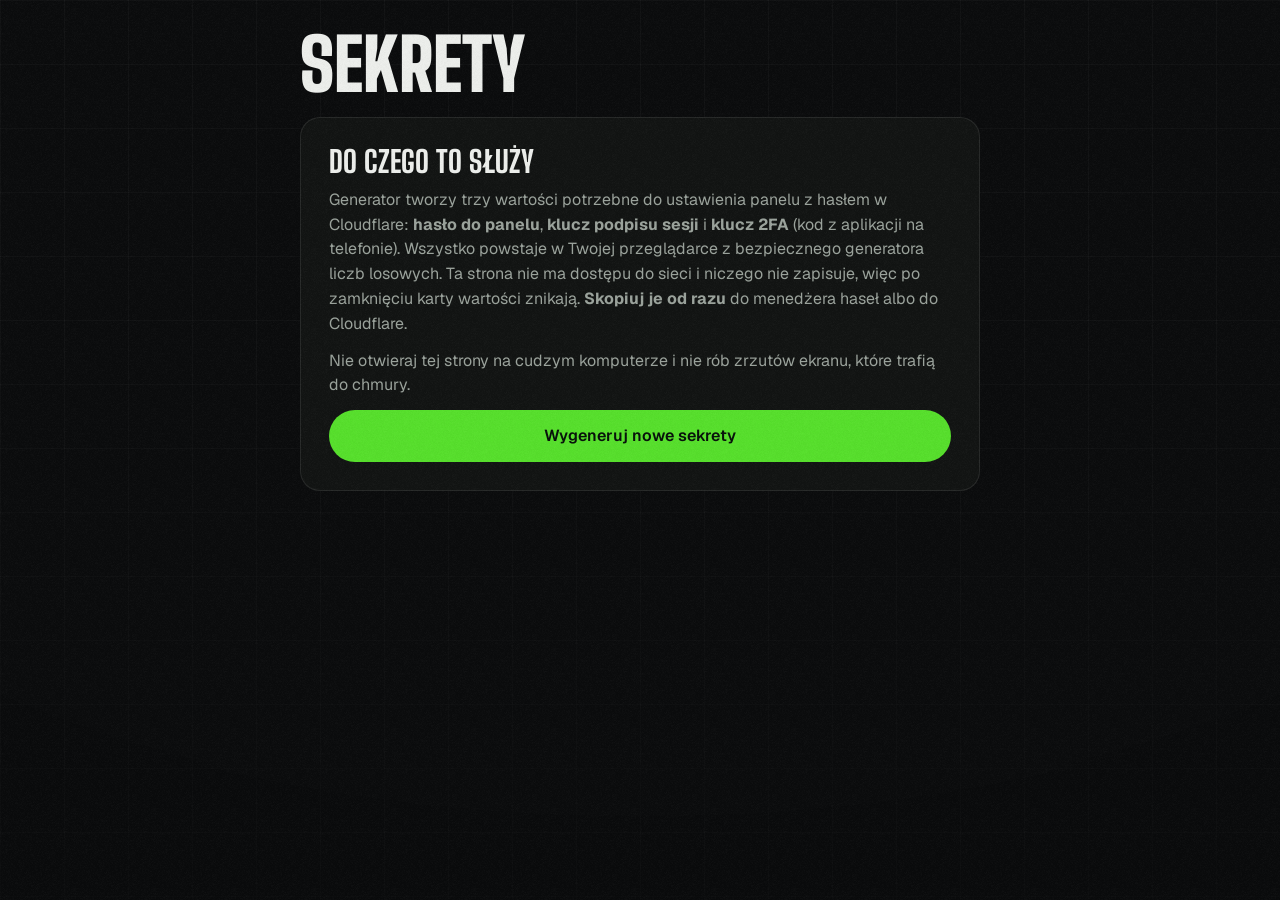
<file: admin/setup.html>
<!doctype html>
<html lang="pl">
<head>
  <meta charset="utf-8">
  <meta name="viewport" content="width=device-width, initial-scale=1">
  <title>Generator sekretów | 369_shoter</title>
  <meta name="robots" content="noindex, nofollow">
  <meta name="referrer" content="no-referrer">
  <!-- Ta strona działa tylko lokalnie w przeglądarce: connect-src 'none' oznacza, że nie może niczego wysłać
       w sieć. Nic nie zapisuje (ani w ciasteczkach, ani w localStorage). Znika razem z kartą. -->
  <meta http-equiv="Content-Security-Policy" content="default-src 'none'; script-src 'self'; style-src 'self'; font-src 'self'; img-src 'self' data:; connect-src 'none'; base-uri 'none'; form-action 'none'">
  <link rel="icon" type="image/png" href="../assets/favicon.png">
  <link rel="stylesheet" href="../css/style.css?v=dev">
  <link rel="stylesheet" href="admin.css?v=dev">
  <script src="setup.js?v=dev" defer></script>
</head>
<body>
  <main class="adm">
    <header class="adm-head">
      <h1 class="adm-title">Sekrety</h1>
    </header>

    <section class="adm-card">
      <h2 class="adm-h">Do czego to służy</h2>
      <p class="adm-p">Generator tworzy trzy wartości potrzebne do ustawienia panelu z hasłem w Cloudflare: <b>hasło do panelu</b>, <b>klucz podpisu sesji</b> i <b>klucz 2FA</b> (kod z aplikacji na telefonie). Wszystko powstaje w Twojej przeglądarce z bezpiecznego generatora liczb losowych. Ta strona nie ma dostępu do sieci i niczego nie zapisuje, więc po zamknięciu karty wartości znikają. <b>Skopiuj je od razu</b> do menedżera haseł albo do Cloudflare.</p>
      <p class="adm-p">Nie otwieraj tej strony na cudzym komputerze i nie rób zrzutów ekranu, które trafią do chmury.</p>
      <button class="btn btn-primary" type="button" id="generate">Wygeneruj nowe sekrety</button>
    </section>

    <div id="result" hidden>
      <section class="adm-card">
        <h2 class="adm-h">1. Hasło do panelu</h2>
        <p class="adm-p">Nazwa w Cloudflare: <code>ADMIN_PASSWORD</code>. To hasło wpisujesz przy logowaniu do panelu. Ma ok. 128 bitów losowości, więc nie da się go zgadnąć.</p>
        <div class="adm-copy"><output class="adm-secret" id="out-password"></output><button class="btn btn-ghost btn-sm" type="button" data-copy="out-password">Kopiuj</button></div>
      </section>

      <section class="adm-card">
        <h2 class="adm-h">2. Klucz podpisu sesji</h2>
        <p class="adm-p">Nazwa w Cloudflare: <code>SESSION_SECRET</code>. Tego klucza nigdy nie wpisujesz nigdzie poza Cloudflare.</p>
        <div class="adm-copy"><output class="adm-secret" id="out-session"></output><button class="btn btn-ghost btn-sm" type="button" data-copy="out-session">Kopiuj</button></div>
      </section>

      <section class="adm-card">
        <h2 class="adm-h">3. Klucz 2FA (zalecane)</h2>
        <p class="adm-p">Nazwa w Cloudflare: <code>TOTP_SECRET</code>. Dodaj go do aplikacji (Google Authenticator, Microsoft Authenticator, Authy, 2FAS): <b>Dodaj konto</b> → <b>Wpisz klucz konfiguracyjny</b>, typ „na podstawie czasu”, i wklej poniższy klucz. Dzięki temu samo hasło nie wystarczy do wejścia do panelu.</p>
        <div class="adm-copy"><output class="adm-secret" id="out-totp"></output><button class="btn btn-ghost btn-sm" type="button" data-copy="out-totp">Kopiuj</button></div>
        <p class="adm-p">Aplikacje na telefonie pozwalają też wkleić cały adres (niektóre przez „Importuj”):</p>
        <div class="adm-copy"><output class="adm-secret adm-secret-small" id="out-uri"></output><button class="btn btn-ghost btn-sm" type="button" data-copy="out-uri">Kopiuj</button></div>

        <h3 class="adm-h3">Sprawdź, czy klucz wpisałeś dobrze</h3>
        <p class="adm-p">Wpisz aktualny 6-cyfrowy kod z aplikacji. Sprawdzenie odbywa się tutaj, w przeglądarce.</p>
        <form class="adm-row adm-row-check" id="verify-form" autocomplete="off">
          <input class="adm-input" id="verify-code" type="text" inputmode="numeric" pattern="[0-9 ]*" maxlength="7" placeholder="123456" aria-label="Kod z aplikacji">
          <button class="btn btn-ghost btn-sm" type="submit">Sprawdź</button>
        </form>
        <p class="adm-p" id="verify-result" role="status"></p>
      </section>

      <section class="adm-card">
        <h2 class="adm-h">Co dalej</h2>
        <p class="adm-p">Wklej te trzy wartości jako sekrety Workera w Cloudflare (instrukcja w pliku <code>worker/README.md</code> w repozytorium) i dopiero wtedy zamknij kartę.</p>
      </section>
    </div>
  </main>
</body>
</html>
</file>
<file: css/style.css>
/* 369_shoter - strona z linkami i filmami
   Kolory: czern + zielony z awatara. Jeden akcent na cala strone.
   Ksztalty: przyciski i chipy to pigulki (999px), kontenery maja promien 20px. */

/* ---------- Czcionki (hostowane u siebie, bez Google Fonts) ----------
   Pliki *-latin-ext to podzbior tylko z polskimi literami spoza podstawowego zestawu (ą ć ę ł ń ś ź ż i duze), ok. 4 KB zamiast
   ok. 16-29 KB. Inne znaki z rozszerzonej lacinicy (np. czeskie) zamienia czcionka zapasowa systemu. Podzbior powstal
   narzedziem fonttools (pyftsubset) z oryginalnych plikow z Google Fonts; wygladu polskich liter nie zmienia. */
@font-face {
  font-family: "Geist";
  src: url("../assets/fonts/geist-latin-ext.woff2") format("woff2");
  font-weight: 100 900; font-display: swap;
  unicode-range: U+0104-0107, U+0118-0119, U+0141-0144, U+015A-015B, U+0179-017C;
}
@font-face {
  font-family: "Geist";
  src: url("../assets/fonts/geist-latin.woff2") format("woff2");
  font-weight: 100 900; font-display: swap;
  unicode-range: U+0000-00FF, U+0131, U+0152-0153, U+02BB-02BC, U+02C6, U+02DA, U+02DC, U+0304, U+0308, U+0329, U+2000-206F, U+20AC, U+2122, U+2191, U+2193, U+2212, U+2215, U+FEFF, U+FFFD;
}
@font-face {
  font-family: "Big Shoulders Display";
  src: url("../assets/fonts/bsd-latin-ext.woff2") format("woff2");
  font-weight: 100 900; font-display: swap;
  unicode-range: U+0104-0107, U+0118-0119, U+0141-0144, U+015A-015B, U+0179-017C;
}
@font-face {
  font-family: "Big Shoulders Display";
  src: url("../assets/fonts/bsd-latin.woff2") format("woff2");
  font-weight: 100 900; font-display: swap;
  unicode-range: U+0000-00FF, U+0131, U+0152-0153, U+02BB-02BC, U+02C6, U+02DA, U+02DC, U+0304, U+0308, U+0329, U+2000-206F, U+20AC, U+2122, U+2191, U+2193, U+2212, U+2215, U+FEFF, U+FFFD;
}

/* ---------- Tokeny ---------- */
:root {
  color-scheme: dark;
  --bg: #0b0c0d;
  --bg-elev: #121413;
  --bg-elev-2: #1a1d1b;
  --line: rgb(255 255 255 / .09);
  --line-strong: rgb(255 255 255 / .2);
  --text: #edefec;
  --muted: #9ba39c;
  --accent: #57e02c;
  --accent-ink: #57e02c;   /* akcent uzywany jako kolor tekstu/obramowania */
  --on-accent: #07110a;    /* tekst na zielonym tle */
  --shadow: 0 24px 60px rgb(0 0 0 / .5);
  --tint: rgb(87 224 44 / .13);

  --r-card: 20px;
  --r-pill: 999px;
  --wrap: 1200px;
  --gutter: clamp(16px, 4vw, 40px);
  --header-h: 64px;
  --section-y: clamp(72px, 11vw, 148px);

  --z-header: 20;
  --z-progress: 25;
  --z-skip: 30;

  --font-display: "Big Shoulders Display", "Arial Narrow", Impact, sans-serif;
  --font-body: "Geist", ui-sans-serif, system-ui, -apple-system, "Segoe UI", Roboto, sans-serif;
  --ease: cubic-bezier(.16, 1, .3, 1);
}

/* ---------- Baza ---------- */
*, *::before, *::after { box-sizing: border-box; }
html { -webkit-text-size-adjust: 100%; scroll-behavior: smooth; scroll-padding-top: calc(var(--header-h) + 16px); -webkit-tap-highlight-color: rgb(87 224 44 / .16); }
a, button { touch-action: manipulation; }
/* Gdy otwarty jest odtwarzacz, tlo strony sie nie przewija (na telefonach palec latwo je przesuwa) */
html.modal-open, html.modal-open body { overflow: hidden; }
body {
  margin: 0;
  background: var(--bg);
  color: var(--text);
  font: 400 17px/1.55 var(--font-body);
  -webkit-font-smoothing: antialiased;
  text-rendering: optimizeLegibility;
}
img, svg { display: block; max-width: 100%; }
a { color: inherit; text-decoration: none; }
button { font: inherit; color: inherit; background: none; border: 0; padding: 0; cursor: pointer; }
h1, h2, h3, p, ul, dl, dd { margin: 0; }
ul { padding: 0; list-style: none; }
[hidden] { display: none !important; }

:focus-visible { outline: 2px solid var(--accent-ink); outline-offset: 3px; }

/* max(..., env(safe-area...)): w poziomie na telefonach z wycieciem tresc nie wchodzi pod notch */
.wrap { width: 100%; max-width: var(--wrap); margin-inline: auto; padding-inline: var(--gutter); padding-left: max(var(--gutter), env(safe-area-inset-left)); padding-right: max(var(--gutter), env(safe-area-inset-right)); }
.section { padding-block: var(--section-y); }
.hl { color: var(--accent-ink); }
.icon { width: 1em; height: 1em; fill: currentColor; flex: none; }

.skip {
  position: fixed; left: 16px; top: -60px; z-index: var(--z-skip);
  padding: 10px 16px; border-radius: var(--r-pill);
  background: var(--accent); color: var(--on-accent); font-weight: 600;
  transition: top .2s;
}
.skip:focus { top: 12px; }

#sentinel { position: absolute; top: 0; left: 0; width: 1px; height: 8px; pointer-events: none; }

.h2 {
  font: 900 clamp(44px, 8vw, 92px)/.88 var(--font-display);
  text-transform: uppercase;
  letter-spacing: -.005em;
}

/* ---------- Przyciski ---------- */
.btn {
  display: inline-flex; align-items: center; justify-content: center; gap: .6em;
  height: 52px; padding: 0 24px;
  border-radius: var(--r-pill);
  font: 600 16px/1 var(--font-body);
  white-space: nowrap;
  transition: transform .3s var(--ease), background-color .2s, border-color .2s, color .2s;
}
.btn .icon { font-size: 1.15em; }
.btn:active { transform: scale(.97); }
.btn-primary { background: var(--accent); color: var(--on-accent); }
@media (hover: hover) { .btn-primary:hover { transform: translateY(-2px); } }
.btn-ghost { border: 1px solid var(--line-strong); color: var(--text); }
@media (hover: hover) { .btn-ghost:hover { border-color: var(--accent-ink); color: var(--accent-ink); } }
.btn-sm { height: 44px; padding: 0 18px; font-size: 15px; }
/* tekst tylko dla czytnikow ekranu (niewidoczny, ale wchodzi do nazwy przycisku) */
.sr-only { position: absolute; width: 1px; height: 1px; margin: -1px; padding: 0; overflow: hidden; clip-path: inset(50%); white-space: nowrap; border: 0; }

.icon-btn {
  display: inline-grid; place-items: center;
  width: 44px; height: 44px; border-radius: var(--r-pill);
  font-size: 20px; color: var(--text);
  transition: background-color .2s, color .2s, transform .3s var(--ease), opacity .2s;
}
@media (hover: hover) { .icon-btn:hover { background: var(--bg-elev-2); color: var(--accent-ink); } }
.icon-btn:active { transform: scale(.94); }
.icon-btn-lg { width: 48px; height: 48px; border: 1px solid var(--line-strong); font-size: 20px; }
.icon-btn[disabled] { opacity: .35; pointer-events: none; }

/* ---------- Naglowek ---------- */
.site-header {
  position: fixed; inset: 0 0 auto 0; z-index: var(--z-header);
  height: var(--header-h);
  background: var(--bg); /* zapas dla przegladarek bez color-mix */
  background: color-mix(in srgb, var(--bg) 78%, transparent);
  -webkit-backdrop-filter: blur(14px) saturate(140%);
  backdrop-filter: blur(14px) saturate(140%);
  border-bottom: 1px solid transparent;
  transition: border-color .3s;
}
.site-header.is-stuck { border-bottom-color: var(--line); }
.header-inner { height: 100%; display: flex; align-items: center; gap: 24px; }

.brand, .footer-brand { display: inline-flex; align-items: center; gap: 10px; min-height: 44px; }
.brand-avatar { width: 36px; height: 36px; border-radius: 50%; }
.brand-name { font: 800 26px/1 var(--font-display); text-transform: uppercase; letter-spacing: .01em; }

.nav { display: none; margin-left: auto; gap: 4px; }
.nav a {
  padding: 10px 16px; border-radius: var(--r-pill);
  font-size: 15px; font-weight: 500; color: var(--muted);
  transition: color .2s, background-color .2s, transform .3s var(--ease);
}
.nav a:active, .brand:active, .footer-brand:active { transform: scale(.95); }
.brand, .footer-brand { transition: transform .3s var(--ease); }
@media (hover: hover) { .nav a:hover { color: var(--text); background: var(--bg-elev-2); } }
.header-socials { margin-left: auto; display: flex; gap: 2px; }
@media (min-width: 720px) {
  .nav { display: flex; }
  .header-socials { margin-left: 0; }
}
/* Cztery ikony w naglowku musza sie zmiescic takze na waskich telefonach */
@media (max-width: 420px) {
  .header-inner { gap: 8px; }
  .brand-name { font-size: 22px; }
  .header-socials .icon-btn { width: 40px; height: 44px; }
}
@media (min-width: 380px) and (max-width: 420px) {
  .header-socials .icon-btn { width: 44px; }
}
@media (max-width: 359px) {
  .header-inner .brand-name { display: none; }
  .brand { padding-inline: 4px; }
}

/* ---------- Hero ---------- */
.hero {
  position: relative; overflow: hidden; overflow: clip;
  padding: calc(var(--header-h) + 40px) 0 56px;
}
.hero::before {
  content: ""; position: absolute; z-index: -1;
  width: 70vmax; height: 70vmax; right: -22vmax; top: -18vmax;
  background: radial-gradient(closest-side, var(--tint), transparent 72%);
  pointer-events: none;
}
.hero-grid { display: grid; gap: 48px; align-items: center; }

.hero-title {
  font: 900 clamp(96px, 27vw, 150px)/.95 var(--font-display);
  text-transform: uppercase;
  letter-spacing: -.005em;
  padding-bottom: .04em;
}
/* Kazda linia tytulu jest w "masce", z ktorej tekst wysuwa sie od dolu (patrz sekcja Ruch).
   Padding z ujemnym marginesem zostawia miejsce na podkreslnik, ktory wisi pod linia tekstu. */
.ht-line { display: block; overflow: hidden; padding-bottom: .14em; margin-bottom: -.14em; }
.ht-in { display: inline-block; }
.hero-sub {
  margin-top: 24px; max-width: 30ch;
  font-size: clamp(18px, 2.2vw, 22px); line-height: 1.45; color: var(--muted);
}
.hero-cta { margin-top: 32px; display: flex; flex-wrap: wrap; gap: 12px; }

.hero-visual { --px: 0; --py: 0; position: relative; width: min(100%, 520px); aspect-ratio: 1 / 1.02; margin-inline: auto; }
.shot {
  position: absolute; width: 43%; aspect-ratio: 9 / 16;
  border-radius: 18px; overflow: hidden;
  border: 1px solid var(--line-strong);
  box-shadow: var(--shadow);
  background: var(--bg-elev);
}
.shot img { width: 100%; height: 100%; object-fit: cover; }
.is-live .shot { cursor: pointer; transition: scale .45s var(--ease); }
.shot:focus-visible { outline: 2px solid var(--accent-ink); outline-offset: 3px; }
/* po najechaniu powieksza sie cala karta (z ramka), a nie sam obraz w srodku; warstwy sie nie zmieniaja, wiec karta nie wskakuje na sasiednie */
@media (hover: hover) { .is-live .shot:hover { scale: 1.06; } }
.shot-a { left: 0;    top: 16%; rotate: -7deg; z-index: 1; --depth: 34; }
.shot-b { left: 28.5%; top: 0;   z-index: 2; --depth: -22; }
.shot-c { right: 0;   top: 15%; rotate: 7deg;  z-index: 1; --depth: 20; }
.hero-avatar {
  --depth: -48;
  position: absolute; left: 4%; bottom: 0; z-index: 3;
  width: 34%; height: auto; aspect-ratio: 1; border-radius: 50%;
  border: 5px solid var(--bg);
  box-shadow: var(--shadow);
}

@media (min-width: 900px) {
  .hero { min-height: 100vh; min-height: 100dvh; display: flex; align-items: center; padding-block: calc(var(--header-h) + 24px) 48px; }
  .hero-grid { grid-template-columns: minmax(0, 1.08fr) minmax(0, .92fr); gap: 32px; }
  .hero-title { font-size: clamp(120px, 13.6vw, 204px); }
}

/* ---------- Statystyki ---------- */
.stats-grid {
  display: grid; grid-template-columns: repeat(3, 1fr);
  border-block: 1px solid var(--line);
}
.stat { padding: clamp(20px, 4vw, 44px) clamp(10px, 2.4vw, 36px); }
.stat + .stat { border-left: 1px solid var(--line); }
.stat dd { font: 900 clamp(40px, 8.4vw, 112px)/.9 var(--font-display); font-variant-numeric: tabular-nums; }
.stat dd .suffix { color: var(--accent-ink); }
.stat dt { order: 2; margin-top: 12px; color: var(--muted); font-size: clamp(13px, 1.5vw, 16px); line-height: 1.35; overflow-wrap: anywhere; }
.stat { display: flex; flex-direction: column; min-width: 0; }
/* cztery liczby: na komputerze w jednym rzedzie (mniejsza czcionka), na telefonie 2x2 */
.stats-grid[data-n="4"] { grid-template-columns: repeat(4, 1fr); }
.stats-grid[data-n="4"] .stat dd { font-size: clamp(40px, 6.4vw, 88px); }
@media (max-width: 719px) {
  .stats-grid[data-n="4"] { grid-template-columns: repeat(2, 1fr); }
  .stats-grid[data-n="4"] .stat dd { font-size: clamp(44px, 13vw, 76px); }
  .stats-grid[data-n="4"] .stat:nth-child(odd) { border-left: 0; }
  .stats-grid[data-n="4"] .stat:nth-child(n+3) { border-top: 1px solid var(--line); }
}
/* "+287 w tym tygodniu" pod liczba obserwujacych (main.js -> followersGrowth): drugi <dd> tej samej pary, wiec zwykla czcionka
   zamiast duzej liczby (selektor mocniejszy niz reguly .stat dd wyzej) */
.stats-grid .stat dd.stat-delta { order: 3; margin-top: 8px; color: var(--muted); font: 400 clamp(12px, 1.35vw, 15px)/1.35 var(--font-body); font-variant-numeric: normal; }
.stat-delta b { color: var(--accent-ink); font-weight: 700; font-variant-numeric: tabular-nums; }

/* ---------- Klip tygodnia (pod statystykami, main.js -> weeklyClip) ---------- */
.weekly { padding-top: clamp(48px, 7vw, 96px); }
.weekly[hidden] { display: none; }
.weekly-card {
  display: grid; grid-template-columns: minmax(0, 300px) minmax(0, 1fr); align-items: center; gap: clamp(20px, 4.5vw, 64px);
  padding: clamp(12px, 2.2vw, 24px); border-radius: calc(var(--r-card) + 8px); border: 1px solid var(--line);
  background: var(--bg-elev); /* zapas dla przegladarek bez color-mix */
  background: radial-gradient(70% 130% at 100% 0%, color-mix(in srgb, var(--accent) 11%, transparent), transparent 62%), var(--bg-elev);
}
.weekly-body { min-width: 0; padding-block: 8px; }
.weekly-media .vcard-fallback { display: none; } /* tytul jest juz obok, duzy */
.weekly-kicker { display: inline-flex; align-items: center; gap: 10px; color: var(--accent-ink); font: 800 13px/1 var(--font-body); letter-spacing: .14em; text-transform: uppercase; }
.weekly-kicker::before { content: ""; width: 8px; height: 8px; border-radius: 50%; background: var(--accent); box-shadow: 0 0 12px var(--accent); }
.weekly-title { margin-top: 16px; font: 900 clamp(34px, 5.6vw, 80px)/.9 var(--font-display); text-transform: uppercase; letter-spacing: -.005em; overflow-wrap: anywhere; }
.weekly-meta { margin-top: 18px; color: var(--muted); font-size: clamp(15px, 1.7vw, 19px); }
.weekly-meta b { color: var(--text); font-weight: 700; font-variant-numeric: tabular-nums; }
.weekly-actions { display: flex; flex-wrap: wrap; gap: 10px; margin-top: clamp(20px, 3vw, 32px); }
/* Poprzednie tygodnie: male karty pod Klipem tygodnia (telefon: lista, tablet: 2 kolumny, komputer: 4) */
.weekly-past { margin-top: clamp(18px, 2.4vw, 26px); }
.weekly-past[hidden] { display: none; }
.weekly-past-title { color: var(--muted); font: 800 12px/1 var(--font-body); letter-spacing: .14em; text-transform: uppercase; }
.weekly-past-list { list-style: none; margin: 12px 0 0; padding: 0; display: grid; gap: 8px; grid-template-columns: minmax(0, 1fr); }
@media (min-width: 600px) { .weekly-past-list { grid-template-columns: repeat(2, minmax(0, 1fr)); } }
@media (min-width: 1000px) { .weekly-past-list { grid-template-columns: repeat(4, minmax(0, 1fr)); } }
.wpast {
  display: flex; align-items: center; gap: 12px; width: 100%; height: 100%; padding: 7px 12px 7px 7px; text-align: left; color: var(--text);
  border: 1px solid var(--line); border-radius: 14px; background: var(--bg-elev);
  transition: border-color .2s, transform .3s var(--ease);
}
.wpast:active { transform: scale(.98); }
@media (hover: hover) {
  .wpast:hover { border-color: var(--accent-ink); transform: translateY(-2px); }
  .wpast:hover .wpast-title { color: var(--accent-ink); }
  .wpast:hover .wpast-play { background: var(--accent); color: var(--on-accent); }
}
.wpast-cover {
  position: relative; flex: none; width: 38px; aspect-ratio: 9 / 16; border-radius: 8px; overflow: hidden;
  background: var(--bg-elev-2) var(--lqip, none) center / cover no-repeat;
}
.wpast-cover img { position: absolute; inset: 0; width: 100%; height: 100%; object-fit: cover; opacity: 0; transition: opacity .3s; }
.wpast-cover img.is-loaded { opacity: 1; }
.wpast-play {
  position: absolute; left: 50%; top: 50%; translate: -50% -50%; display: grid; place-items: center;
  width: 22px; height: 22px; border-radius: 50%; background: rgb(0 0 0 / .55); color: #fff; font-size: 10px;
  transition: background-color .2s, color .2s;
}
.wpast-body { display: grid; gap: 3px; min-width: 0; }
.wpast-week { color: var(--accent-ink); font: 700 11px/1.2 var(--font-body); letter-spacing: .05em; font-variant-numeric: tabular-nums; }
.wpast-title { font: 600 14px/1.25 var(--font-body); display: -webkit-box; -webkit-line-clamp: 2; -webkit-box-orient: vertical; overflow: hidden; transition: color .2s; }
.wpast-views { color: var(--muted); font-size: 12px; }
.wpast-views b { color: var(--text); font-weight: 700; font-variant-numeric: tabular-nums; }
/* telefon: okladka obok tekstu, przyciski jeden pod drugim */
@media (max-width: 599px) {
  .weekly-card { grid-template-columns: minmax(0, 44%) minmax(0, 1fr); align-items: end; gap: 14px; }
  .weekly-title { margin-top: 12px; font-size: clamp(24px, 7.4vw, 34px); }
  .weekly-meta { margin-top: 10px; font-size: 14px; }
  .weekly-actions { flex-direction: column; gap: 8px; margin-top: 14px; }
  .weekly-actions .btn { width: 100%; padding-inline: 12px; }
}

/* ---------- Pasek do kolejnego progu obserwujacych (pod statystykami) ---------- */
.milestone { margin-top: 20px; display: grid; gap: 10px; }
.milestone[hidden] { display: none; }
.milestone-head { display: flex; align-items: center; justify-content: space-between; gap: 4px 16px; flex-wrap: wrap; }
.milestone-text { margin: 0; color: var(--muted); font-size: clamp(14px, 1.7vw, 17px); }
.milestone-text b { color: var(--text); font-weight: 700; font-variant-numeric: tabular-nums; }
.milestone-text b.hl { color: var(--accent-ink); }
.milestone-cta {
  display: inline-flex; align-items: center; gap: 6px; min-height: 44px;
  color: var(--accent-ink); font-weight: 600; font-size: 15px; text-decoration: none;
}
.milestone-cta .icon { transition: transform .3s var(--ease); }
@media (hover: hover) { .milestone-cta:hover .icon { transform: translate(2px, -2px); } }
.milestone-track { position: relative; }
.milestone-bar { position: relative; height: 10px; border-radius: var(--r-pill); background: var(--bg-elev-2); border: 1px solid var(--line); overflow: hidden; }
.milestone-fill {
  position: absolute; inset: 0; border-radius: inherit; overflow: hidden; transform-origin: left; transform: scaleX(0);
  background: linear-gradient(90deg, #3aa71a, var(--accent));
}
.milestone.in .milestone-fill { transform: scaleX(var(--p, 0)); transition: transform 1.9s cubic-bezier(.33, .9, .3, 1) .35s; }
/* Polysk: jedna jasna smuga jedzie od lewej do prawej krawedzi wypelnienia. Nastepna wjezdza od lewej dopiero, gdy poprzednia
   (jej wyrazna czesc) zniknie z prawej, wiec dwie smugi nigdy nie sa widoczne naraz, a przerwa jest niezauwazalna.
   Wzor powtarza sie co 1,2 szerokosci wypelnienia (element ma 2 takie okresy = 240%; dobrane pomiarem: bez nakladania i bez zauwazalnej przerwy). Dziala tylko, gdy pasek jest na ekranie. */
.milestone-fill::after {
  content: ""; position: absolute; inset: 0 auto 0 0; width: 240%; translate: -50% 0;
  background: linear-gradient(100deg, transparent 0, transparent 36%, rgb(255 255 255 / .42) 50%, transparent 64%, transparent 100%) 0 0 / 50% 100% repeat-x;
}
.milestone.in.is-visible .milestone-fill::after { animation: milestone-shine 2.4s linear infinite; }
@keyframes milestone-shine { to { translate: 0 0; } }
/* kropka na koncu wypelnienia: jedzie razem z paskiem, potem pulsuje */
.milestone-tip { position: absolute; inset: 0; translate: -100% 0; pointer-events: none; }
.milestone.in .milestone-tip { translate: calc(var(--p, 0) * 100% - 100%) 0; transition: translate 1.9s cubic-bezier(.33, .9, .3, 1) .35s; }
.milestone-tip::before, .milestone-tip::after { content: ""; position: absolute; right: -7px; top: 50%; width: 14px; height: 14px; margin-top: -7px; border-radius: 50%; }
.milestone-tip::after { background: var(--accent); box-shadow: 0 0 0 3px var(--bg), 0 0 14px rgb(87 224 44 / .85); scale: 0; }
.milestone.in .milestone-tip::after { scale: 1; transition: scale .4s var(--ease) 2s; }
.milestone-tip::before { border: 2px solid var(--accent); opacity: 0; }
.milestone.in.is-visible .milestone-tip::before { animation: ping 1.8s ease-out 2.4s infinite; }
/* Swietowanie progu (doba po przekroczeniu, patrz main.js): jasniejszy napis, a konfetti leci z warstwy .confetti */
.milestone.is-party .milestone-text { color: var(--text); }
.confetti { position: fixed; inset: 0; z-index: 90; overflow: hidden; pointer-events: none; }
.confetti i { position: absolute; border-radius: 2px; will-change: transform, opacity; }

/* ---------- Kafelki z linkami ---------- */
.links .h2 { margin-bottom: clamp(28px, 4vw, 48px); }
.bento { display: grid; gap: 14px; }
@media (min-width: 820px) {
  .bento { grid-template-columns: 1.4fr 1fr; grid-template-rows: repeat(3, minmax(190px, auto)); }
  .tile-tiktok { grid-row: span 3; }
}

.tile {
  position: relative; isolation: isolate; overflow: hidden;
  display: flex; flex-direction: column; justify-content: space-between; gap: 32px;
  min-height: 190px; padding: clamp(20px, 2.6vw, 30px);
  border-radius: var(--r-card);
  border: 1px solid var(--line);
  background: var(--bg-elev);
  transition: transform .4s var(--ease), border-color .25s, background-color .25s;
}
@media (hover: hover) { a.tile:hover, .tile:has(.tile-hit:hover) { transform: translateY(-4px); border-color: var(--line-strong); } }
a.tile:active { transform: scale(.985); }

.tile-mark {
  position: absolute; z-index: -1; right: -9%; bottom: -16%;
  width: 64%; height: auto; aspect-ratio: 1;
  fill: currentColor; opacity: .06;
}
.tile-top { display: flex; align-items: flex-start; justify-content: space-between; }
.tile-icon { font-size: 34px; }
.tile-arrow {
  display: grid; place-items: center; width: 46px; height: 46px; border-radius: var(--r-pill);
  border: 1px solid currentColor; font-size: 20px; opacity: .7;
  transition: background-color .25s, color .25s, opacity .25s, transform .4s var(--ease);
}
@media (hover: hover) { a.tile:hover .tile-arrow, .tile:has(.tile-hit:hover) .tile-arrow { opacity: 1; transform: rotate(45deg); } }

.tile-body { display: flex; flex-direction: column; align-items: flex-start; gap: 6px; }
.tile-name { font: 900 clamp(44px, 6vw, 72px)/.88 var(--font-display); text-transform: uppercase; }
.tile-handle { font-size: 17px; font-weight: 500; color: var(--muted); }

/* TikTok: jedyny pelny akcent w siatce */
.tile-tiktok { background: var(--accent); border-color: transparent; color: var(--on-accent); }
.tile-tiktok .tile-handle { color: color-mix(in srgb, var(--on-accent) 78%, transparent); }
.tile-tiktok .tile-mark { opacity: .12; }
.tile-tiktok .tile-name { font-size: clamp(64px, 11vw, 140px); }
@media (hover: hover) { .tile-tiktok:hover .tile-arrow { background: var(--on-accent); color: var(--accent); } }
.tile-tiktok:focus-visible { outline-color: var(--text); }

.tile-ig, .tile-yt { background: var(--bg-elev); } /* zapas dla przegladarek bez color-mix */
.tile-ig { background: radial-gradient(120% 90% at 100% 0%, color-mix(in srgb, var(--text) 9%, transparent), transparent 60%), var(--bg-elev); }
/* YouTube: zwykly ciemny kafelek (zielona poswiata w rogu byla stala, a nie od kursora, i wygladala jak blad) */
.tile-yt { background: var(--bg-elev); }
.tile-discord { background: linear-gradient(165deg, var(--bg-elev-2), var(--bg-elev) 70%); }
@media (hover: hover) { a.tile-ig:hover .tile-arrow, a.tile-yt:hover .tile-arrow, .tile-discord:has(.tile-hit:hover) .tile-arrow { background: var(--accent); color: var(--on-accent); border-color: var(--accent); } }

.progress { display: none; }
.tile-hit { position: absolute; inset: 0; z-index: 1; border-radius: inherit; }
.tile-online { font-size: 15px; color: var(--accent-ink); font-weight: 600; }

.copy {
  position: relative; z-index: 2; margin-top: 8px;
  display: inline-flex; align-items: center; gap: 8px;
  height: 44px; padding: 0 18px; border-radius: var(--r-pill);
  border: 1px solid var(--line-strong);
  font-size: 15px; font-weight: 600;
  transition: border-color .2s, color .2s, background-color .2s, transform .3s var(--ease);
}
@media (hover: hover) { .copy:hover, .tile-discord.is-copy:hover .copy:not(.is-done) { border-color: var(--accent-ink); color: var(--accent-ink); } }
.tile-discord.is-copy { cursor: pointer; }
.tile-discord.is-copy:active .copy { transform: scale(.96); }
.copy:active { transform: scale(.96); }
.copy.is-done { background: var(--accent); border-color: var(--accent); color: var(--on-accent); }

/* ---------- Filmy ---------- */
.videos { padding-inline: 0; overflow: hidden; overflow: clip; }
.section-head { display: flex; align-items: flex-end; justify-content: space-between; gap: 16px; margin-bottom: clamp(28px, 4vw, 48px); }
.carousel-controls { display: none; gap: 10px; }
@media (min-width: 820px) { .carousel-controls { display: flex; } }

.track {
  --edge: max(var(--gutter), calc((100% - var(--wrap)) / 2 + var(--gutter)));
  display: flex; gap: 16px;
  padding: 4px var(--edge) 8px;
  overflow-x: auto; overscroll-behavior-x: contain;
  scroll-snap-type: x mandatory; scroll-padding-inline: var(--edge);
  scrollbar-width: none;
}
.track::-webkit-scrollbar { display: none; }
.track:focus-visible { outline-offset: -2px; border-radius: var(--r-card); }

.track { --card: clamp(214px, 62vw, 272px); }
.vcard { flex: 0 0 var(--card); scroll-snap-align: start; }
/* Telefon: karta przyciaga sie do srodka, srodkowa jest wieksza, sasiednie mniejsze i przygaszone, a okladki lekko
   przesuwaja sie przy przewijaniu. Zmienne --p, --s, --o ustawia coverflow() w main.js (data-flow tylko na waskich ekranach). */
@media (max-width: 819px) {
  .track { padding-inline: calc(50% - var(--card) / 2); scroll-padding-inline: 0; }
  .vcard { scroll-snap-align: center; }
  .track[data-flow] .vcard-media, .track[data-flow] .vcard-more { scale: var(--s, 1); opacity: var(--o, 1); }
  .track[data-flow] .vcard-title, .track[data-flow] .vcard-views { opacity: var(--o, 1); }
  /* na telefonie karty tylko sie pojawiaja (bez wjazdu z boku): przesuniecie karty przesuwa tez jej punkt przyciagania */
  .js .track .vcard[data-reveal] { translate: none; }
  .track[data-flow] .vcard-media img { scale: 1.14; translate: calc(var(--p, 0) * -7%) 0; }
}
.vcard-media {
  position: relative; display: block; width: 100%;
  aspect-ratio: 9 / 16; overflow: hidden;
  border-radius: var(--r-card); border: 1px solid var(--line);
  background: var(--bg-elev-2);
  transition: transform .45s var(--ease), border-color .25s;
}
/* znaczek "Nowe" na klipach z ostatnich godzin (config.js -> newBadgeHours) */
.vbadge {
  position: absolute; z-index: 2; left: 10px; top: 10px; pointer-events: none;
  padding: 5px 8px 4px; border-radius: var(--r-pill);
  background: var(--accent); color: var(--on-accent);
  font: 800 11px/1 var(--font-body); letter-spacing: .08em; text-transform: uppercase;
  box-shadow: 0 6px 18px rgb(0 0 0 / .4);
}
.vcard-media img { position: relative; width: 100%; height: 100%; object-fit: cover; opacity: 0; transition: opacity .6s ease, transform .6s var(--ease); }
/* zastepcza okladka, gdy prawdziwej nie da sie wczytac (main.js -> videoCard): tlo w kolorach strony i tytul klipu na dole */
.vcard-media.no-cover { background: radial-gradient(110% 70% at 20% 0%, color-mix(in srgb, var(--accent) 20%, transparent), transparent 70%), var(--bg-elev-2); }
.vcard-fallback {
  position: absolute; z-index: 1; left: 14px; right: 14px; bottom: 16px; text-align: left;
  font: 900 clamp(18px, 2vw, 28px)/.95 var(--font-display); text-transform: uppercase; color: var(--text); overflow-wrap: anywhere;
  display: -webkit-box; -webkit-line-clamp: 4; -webkit-box-orient: vertical; overflow: hidden;
}
.vcard-media img.is-loaded { opacity: 1; }
/* rozmyty podglad (mikro-miniatura z data/tiktok.js) widoczny, zanim zaladuje sie okladka */
.vcard-media::before { content: ""; position: absolute; inset: -12%; background: var(--lqip, none) center / cover no-repeat; filter: blur(14px) saturate(1.25); }
.vcard-media::after {
  content: ""; position: absolute; inset: auto 0 0 0; height: 45%;
  background: linear-gradient(to top, rgb(0 0 0 / .55), transparent);
  pointer-events: none;
}
.play {
  position: absolute; z-index: 1; left: 50%; top: 50%; translate: -50% -50%;
  display: grid; place-items: center; width: 64px; height: 64px; border-radius: 50%;
  background: var(--accent); color: var(--on-accent); font-size: 26px;
  box-shadow: 0 10px 30px rgb(0 0 0 / .4);
  transition: transform .4s var(--ease);
}
.play .icon { margin-left: 3px; }
.play::before {
  content: ""; position: absolute; inset: 0; border-radius: 50%;
  border: 2px solid var(--accent); opacity: 0; pointer-events: none;
}
@media (hover: hover) { .vcard-media:hover { transform: translateY(-4px); border-color: var(--line-strong); } }
@media (hover: hover) { .vcard-media:hover img { transform: scale(1.04); } }
@media (hover: hover) { .vcard-media:hover .play { transform: scale(1.1); } }
.vcard-media:active { transform: scale(.985); }

.vcard-title { margin-top: 14px; font: 600 17px/1.3 var(--font-body); display: -webkit-box; -webkit-line-clamp: 2; -webkit-box-orient: vertical; overflow: hidden; }
.vcard-views { margin-top: 4px; font-size: 15px; color: var(--muted); font-variant-numeric: tabular-nums; }

.vcard-more {
  position: relative; isolation: isolate; display: flex; flex-direction: column; justify-content: space-between;
  width: 100%; aspect-ratio: 9 / 16; padding: 22px; overflow: hidden;
  border-radius: var(--r-card); background: var(--accent); color: var(--on-accent);
  transition: transform .45s var(--ease);
}
@media (hover: hover) { .vcard-more:hover { transform: translateY(-4px); } }
.vcard-more .tile-mark { opacity: .13; right: -22%; bottom: -8%; width: 90%; }
.vcard-more-title { font: 900 clamp(44px, 6vw, 60px)/.88 var(--font-display); text-transform: uppercase; }
.vcard-more .tile-arrow { align-self: flex-start; }
@media (hover: hover) { .vcard-more:hover .tile-arrow { background: var(--on-accent); color: var(--accent); opacity: 1; transform: rotate(45deg); } }
.vcard-more:focus-visible { outline-color: var(--text); }

/* ---------- Najnowsze filmy (siatka) ---------- */
.latest { padding-top: 0; padding-bottom: clamp(56px, 7vw, 96px); }
.latest .h2 { margin-bottom: clamp(28px, 4vw, 48px); }
.latest-grid { display: grid; grid-template-columns: repeat(2, minmax(0, 1fr)); gap: 16px; }
@media (min-width: 820px) { .latest-grid { grid-template-columns: repeat(4, minmax(0, 1fr)); gap: 20px; } }


/* ---------- Strona 404 ---------- */
.nf { min-height: 100vh; min-height: 100dvh; display: grid; align-content: center; justify-items: start; gap: 20px; padding: 24px var(--gutter); max-width: var(--wrap); margin-inline: auto; }
.nf-code { font: 900 clamp(120px, 30vw, 300px)/.85 var(--font-display); }
.nf-title { font: 900 clamp(44px, 8vw, 92px)/.9 var(--font-display); text-transform: uppercase; }
.nf-text { max-width: 44ch; color: var(--muted); font-size: 19px; }

/* ---------- Strona streamera (tsxnine.pl) ---------- */
.partner { padding-top: 0; padding-bottom: clamp(64px, 9vw, 120px); }
/* Ramka jak na tsxnine.pl: w 2-pikselowym pierscieniu (.partner-ring, maska) obraca sie duzy pasek z zielonym swiatlem
   (.partner-beam), wiec swiatlo przesuwa sie po ramce, po dwoch przeciwnych stronach naraz. Poswiata wokol swiatla to
   filtr drop-shadow na .partner-fx (swieci tylko tam, gdzie akurat jest swiatlo). Z JS pasek zastepuja dwa swiatla o stalej
   dlugosci jadace po ramce ze stala predkoscia (main.js, partnerTrail, tempo: LAP_MS); obracajacy sie pasek to zapas bez JS. */
.partner-link {
  position: relative; isolation: isolate; display: block;
  padding: clamp(24px, 4vw, 48px);
  border-radius: var(--r-card);
  background: var(--bg-elev); /* zapas dla przegladarek bez color-mix */
  background: radial-gradient(80% 140% at 100% 0%, color-mix(in srgb, var(--accent) 12%, transparent), transparent 60%), var(--bg-elev);
  box-shadow: inset 0 0 0 1px var(--line); /* cienka ramka tam, gdzie akurat nie ma swiatla */
}
.partner-fx {
  position: absolute; inset: 0; z-index: 1; border-radius: inherit; pointer-events: none;
  filter: drop-shadow(0 0 3px #57e02c) drop-shadow(0 0 12px #57e02c) drop-shadow(0 0 28px rgb(87 224 44 / .8));
}
.partner-ring {
  position: absolute; inset: 0; border-radius: inherit; padding: 2px; overflow: hidden;
  -webkit-mask: linear-gradient(#000 0 0) content-box, linear-gradient(#000 0 0); -webkit-mask-composite: xor;
  mask: linear-gradient(#000 0 0) content-box, linear-gradient(#000 0 0); mask-composite: exclude;
}
.partner-beam {
  position: absolute; top: -50%; left: -50%; width: 200%; height: 200%;
  background: linear-gradient(0deg, transparent 0 25%, var(--accent) 44%, #d9ffc9 50%, var(--accent) 56%, transparent 75%);
  animation: partner-beam 4s linear infinite;
}
@keyframes partner-beam { to { transform: rotate(360deg); } }
/* swiatla jadace po ramce ze stala predkoscia (main.js, partnerTrail); zastepuja pasek .partner-beam */
.partner-trail { position: absolute; inset: 0; width: 100%; height: 100%; }
.partner-trail rect { fill: none; stroke: var(--accent); stroke-width: 4; }
/* Po najechaniu: blok sie unosi, ramka zapala sie na zielono z poswiata pod spodem, napis TSXNINE.PL zalewa sie
   zielenia od lewej do prawej, a strzalka obraca sie w zielonym kolku. */
.partner-link::after {
  content: ""; position: absolute; inset: 0; z-index: 0; border-radius: inherit; pointer-events: none; opacity: 0;
  box-shadow: inset 0 0 0 1px rgb(87 224 44 / .45), 0 22px 60px -22px rgb(87 224 44 / .55);
  transition: opacity .4s;
}
.partner-label, .partner-name, .partner-note, .partner-link .tile-arrow { position: relative; z-index: 2; }
@media (hover: hover) {
  .partner-link:hover { transform: translateY(-6px); }
  .partner-link:hover::after { opacity: 1; }
}
.partner-link:active { transform: scale(.99); }
.partner-link:focus-visible { outline-offset: 4px; }
.partner-label { display: block; margin-bottom: 8px; font-size: 17px; font-weight: 500; color: var(--muted); transition: color .3s; }
.partner-name {
  display: block; width: fit-content; max-width: 100%; font: 900 clamp(48px, 15.5vw, 176px)/.9 var(--font-display);
  text-transform: uppercase; letter-spacing: -.005em; overflow-wrap: anywhere;
}
@supports ((-webkit-background-clip: text) or (background-clip: text)) {
  .partner-name {
    background: linear-gradient(90deg, var(--accent) 0 45%, var(--text) 55% 100%) 100% 0 / 220% 100% no-repeat;
    -webkit-background-clip: text; background-clip: text; -webkit-text-fill-color: transparent;
    transition: background-position .9s cubic-bezier(.65, 0, .35, 1);
  }
  @media (hover: hover) { .partner-link:hover .partner-name { background-position: 0 0; } }
}
.partner-note { display: block; max-width: 46ch; margin-top: 18px; font-size: clamp(16px, 1.6vw, 19px); color: var(--muted); transition: color .3s; }
@media (hover: hover) { .partner-link:hover .partner-label, .partner-link:hover .partner-note { color: var(--text); } }
.partner-link .tile-arrow { position: absolute; top: clamp(20px, 3vw, 36px); right: clamp(20px, 3vw, 36px); }
@media (hover: hover) { .partner-link:hover .tile-arrow { opacity: 1; transform: rotate(45deg); background: var(--accent); color: var(--on-accent); border-color: var(--accent); } }

/* ---------- Odtwarzacz (okno z filmem) ---------- */
/* Okno jest zawsze ciemne (tlo za nim tez), wiec kolory przyciskow ustawiamy tu na stale, nie z motywu strony */
.player {
  --text: #edefec; --line-strong: rgb(255 255 255 / .24); --accent-ink: var(--accent); --bg-elev-2: #1a1d1b;
  margin: auto; padding: 0; border: 0; background: transparent; color: var(--text);
  max-width: none; max-height: none; overflow: visible; overscroll-behavior: contain;
}
.player::backdrop { background: rgb(4 5 5 / .88); -webkit-backdrop-filter: blur(8px); backdrop-filter: blur(8px); }
/* Scena ma proporcje 9:16 i miesci sie na ekranie (wysokosc okna minus pasek pod spodem).
   Okladka filmu jest tlem na czas ladowania odtwarzacza. */
.player-stage {
  position: relative; overflow: hidden;
  width: min(94vw, calc((100vh - 132px) * 9 / 16), 440px); width: min(94vw, calc((100dvh - 132px) * 9 / 16), 440px); aspect-ratio: 9 / 16;
  border-radius: var(--r-card); background: #000 center / cover no-repeat;
  box-shadow: var(--shadow);
}
.player-stage::after { content: ""; position: absolute; inset: 0; background: rgb(0 0 0 / .5); transition: opacity .4s; pointer-events: none; }
.player-stage.is-ready::after { opacity: 0; }
.player-stage iframe { position: absolute; inset: 0; width: 100%; height: 100%; border: 0; opacity: 0; transition: opacity .4s; }
.player-stage.is-ready iframe { opacity: 1; }
.player-fallback {
  position: absolute; inset: 0; z-index: 1; display: grid; place-content: center; justify-items: center; gap: 18px;
  padding: 24px; text-align: center; background: rgb(0 0 0 / .84); font-size: 17px;
}
/* container-type: pasek ma szerokosc filmu (nie rozpycha okna), a przyciski dopasowuja sie do niej ponizej */
.player-bar { display: flex; align-items: center; justify-content: space-between; gap: 8px; margin-top: 12px; container-type: inline-size; }
.player-actions { display: flex; flex-wrap: wrap; gap: 8px; }
#player-share.is-done { color: var(--accent-ink); border-color: var(--accent); }
/* "Obserwuj" (zielony) + "Otworz" + kopiowanie + zamkniecie mieszcza sie w jednym rzedzie pod filmem:
   kopiowanie to sama ikona (potwierdzenie pokazuje dymek na filmie), przy waskim filmie "Otworz" tez,
   a przy bardzo waskim znika jeszcze ikonka TikToka z "Obserwuj" */
.player-actions .btn-sm { padding: 0 14px; }
#player-share .share-label { display: none; }
@container (max-width: 355px) { #player-link .link-label { position: absolute; width: 1px; height: 1px; overflow: hidden; clip-path: inset(50%); white-space: nowrap; } }
@container (max-width: 294px) { #player-follow .icon { display: none; } }
.player-toast {
  position: absolute; z-index: 2; left: 50%; top: 12px; translate: -50% 0; padding: 8px 14px; border-radius: var(--r-pill);
  background: rgb(0 0 0 / .72); color: #fff; font: 600 14px/1 var(--font-body); white-space: nowrap; pointer-events: none;
  opacity: 0; transition: opacity .25s;
}
.player-toast.is-on { opacity: 1; }
/* Przewijanie filmow: licznik, wskazowka, blysk pauzy/play i warstwa gestow (patrz main.js) */
.player-count {
  position: absolute; z-index: 1; top: 12px; left: 12px; padding: 6px 12px; border-radius: var(--r-pill);
  background: rgb(0 0 0 / .5); color: #fff; font: 600 13px/1 var(--font-body); font-variant-numeric: tabular-nums;
  pointer-events: none;
}
.player-swipe { display: none; position: absolute; z-index: 2; inset: 0 0 64px 0; touch-action: none; -webkit-user-select: none; user-select: none; }
@media (hover: none) and (pointer: coarse) { .player-swipe { display: block; } }
/* gdy film sie nie odtwarza, przycisk "Obejrzyj na TikToku" ma zostac klikalny: gesty tylko w gornej czesci */
.player-stage.is-fallback .player-swipe { bottom: 72%; }
.player-hint {
  position: absolute; z-index: 1; left: 50%; bottom: 84px; display: flex; align-items: center; gap: 8px;
  padding: 10px 16px; border-radius: var(--r-pill); white-space: nowrap;
  background: rgb(0 0 0 / .66); color: #fff; font: 600 14px/1 var(--font-body);
  opacity: 0; transform: translate(-50%, 8px); pointer-events: none;
  transition: opacity .3s, transform .4s var(--ease);
}
.player-hint.is-on { opacity: 1; transform: translate(-50%, 0); }
.player-hint .icon { transform: rotate(-90deg); animation: nudge 1.1s ease-in-out infinite; }
@keyframes nudge { 50% { translate: 0 -4px; } }
.player-flash {
  position: absolute; z-index: 1; left: 50%; top: 50%; width: 84px; height: 84px; margin: -42px 0 0 -42px;
  display: grid; place-items: center; border-radius: 50%; background: rgb(0 0 0 / .55); color: #fff; font-size: 38px;
  opacity: 0; pointer-events: none;
}
.player-flash.is-on { animation: flash .6s ease-out; }
@keyframes flash { 0% { opacity: 0; scale: .8; } 25% { opacity: 1; scale: 1; } 100% { opacity: 0; scale: 1.15; } }
/* Strzalki obok filmu (tablet, komputer); na wasnym ekranie telefonu wystarczy przesuniecie palcem */
.player-nav { display: none; }
@media (min-width: 640px) and (min-height: 521px) {
  .player-nav { position: absolute; left: calc(100% + 14px); top: 50%; transform: translateY(-50%); display: flex; flex-direction: column; gap: 12px; }
}
.player-nav .icon { transform: rotate(90deg); }
/* Telefon poziomo: film na cala wysokosc ekranu, przyciski obok */
@media (orientation: landscape) and (max-height: 520px) {
  .player[open] { display: flex; align-items: center; gap: 12px; }
  .player-stage { width: auto; height: calc(100vh - 24px); height: calc(100dvh - 24px); }
  .player-bar, .player-actions { flex-direction: column; margin-top: 0; }
  .player-bar { container-type: normal; }
}

/* ---------- Stopka ---------- */
.footer { border-top: 1px solid var(--line); padding: 40px 0 calc(48px + env(safe-area-inset-bottom)); }
.footer-inner { display: flex; flex-wrap: wrap; align-items: center; justify-content: space-between; gap: 20px 32px; }
.footer-links { display: flex; flex-wrap: wrap; gap: 4px 20px; }
.footer-links a { display: inline-flex; align-items: center; gap: 8px; min-height: 44px; padding: 8px 0; color: var(--muted); font-size: 15px; transition: color .2s; }
@media (hover: hover) { .footer-links a:hover { color: var(--accent-ink); } }
.footer-note { width: 100%; color: var(--muted); font-size: 14px; }

/* ---------- Tlo w klimacie CS2 ----------
   Ledwo widoczna siatka i winieta pod trescia, duzy celownik w hero, ziarno jak w filmie nad trescia
   i wolno dryfujaca zielona poswiata. Wszystko statyczne albo animowane przez transform (lekkie dla telefonu). */
body::before {
  content: ""; position: fixed; inset: 0; z-index: -1; pointer-events: none;
  background:
    radial-gradient(140% 100% at 50% 35%, transparent 55%, rgb(0 0 0 / .38)),
    linear-gradient(rgb(255 255 255 / .028) 1px, transparent 1px) 0 0 / 64px 64px,
    linear-gradient(90deg, rgb(255 255 255 / .028) 1px, transparent 1px) 0 0 / 64px 64px;
  -webkit-mask-image: linear-gradient(#000 35%, rgb(0 0 0 / .35));
  mask-image: linear-gradient(#000 35%, rgb(0 0 0 / .35));
}
body::after {
  content: ""; position: fixed; inset: 0; z-index: 15; pointer-events: none;
  background: url("../assets/grain.png") 0 0 / 80px 80px; opacity: .5;
}
.hero::after {
  content: ""; position: absolute; z-index: -1; pointer-events: none;
  width: min(150vmin, 940px); aspect-ratio: 1; left: 50%; top: 58%; translate: -50% -50%; opacity: .085;
  background: url("data:image/svg+xml,%3Csvg xmlns='http://www.w3.org/2000/svg' viewBox='0 0 400 400' fill='none' stroke='%2357e02c' stroke-width='2'%3E%3Ccircle cx='200' cy='200' r='150' stroke-dasharray='2 10'/%3E%3Ccircle cx='200' cy='200' r='96'/%3E%3Cpath d='M200 20V150M200 250V380M20 200H150M250 200H380'/%3E%3Ccircle cx='200' cy='200' r='4' fill='%2357e02c'/%3E%3C/svg%3E") center / contain no-repeat;
}
@media (min-width: 900px) { .hero::after { left: auto; right: -14%; translate: 0 -50%; top: 50%; } }
.hero::before { animation: glow-drift 16s ease-in-out infinite alternate; }
@keyframes glow-drift { to { translate: -6vmax 7vmax; } }

/* ---------- Ekran wczytywania ----------
   Pelnoekranowa nakladka z logo, ktora znika, gdy strona sie zaladuje (skrypt w index.html dodaje klase intro-done).
   Bez JS nakladka sama znika po 4,5 s. Animacje wejscia strony czekaja (paused), az nakladka zniknie. */
.intro {
  position: fixed; inset: 0; z-index: 100; display: grid; place-items: center;
  background: var(--bg); touch-action: none;
  animation: intro-out .5s var(--ease) 4.5s forwards;
}
.intro::before {
  content: ""; position: absolute; width: 90vmin; height: 90vmin; pointer-events: none;
  background: radial-gradient(closest-side, var(--tint), transparent 72%);
}
.intro-logo { position: relative; display: grid; place-items: center; width: 160px; height: 160px; animation: intro-in .8s var(--ease) backwards; }
.intro-logo img { width: 116px; height: 116px; border-radius: 50%; }
.intro-ring { position: absolute; inset: 0; width: 100%; height: 100%; transform: rotate(-90deg); }
.intro-ring circle { fill: none; stroke: var(--accent); stroke-width: 3; stroke-linecap: round; stroke-dasharray: 100; stroke-dashoffset: 100; animation: intro-ring 1.1s var(--ease) .15s forwards; }
@keyframes intro-in { from { opacity: 0; transform: scale(.86); } }
@keyframes intro-ring { to { stroke-dashoffset: 0; } }
@keyframes intro-out { to { opacity: 0; visibility: hidden; } }
.intro-done .intro { opacity: 0; visibility: hidden; pointer-events: none; animation: none; transition: opacity .5s var(--ease), visibility 0s .5s; }
.intro-done .intro-logo { transform: scale(1.12); transition: transform .5s var(--ease); }
html.intro-on { overflow: hidden; }
.intro-on .site-header, .intro-on .ht-in, .intro-on .caret, .intro-on .hero-sub, .intro-on .hero-cta, .intro-on .shot, .intro-on .hero-avatar { animation-play-state: paused; }

/* ---------- Ruch ----------
   Animacje dzialaja u wszystkich, takze przy wlaczonym w systemie "ogranicz ruch" (czesto wlaczanym
   przypadkiem, np. przez wylaczone "Animacje w systemie" w Windowsie). Wylaczone dla takich osob
   zostaja tylko paralaksa za kursorem i dryf przy przewijaniu, czyli efekty, ktore najczesciej
   powoduja zle samopoczucie (patrz blok na koncu pliku). */
@media all {
  @keyframes rise { from { opacity: 0; translate: 0 26px; } }
  @keyframes drop-in { from { opacity: 0; translate: 0 44px; scale: .94; } }
  @keyframes pop { from { opacity: 0; scale: .94; translate: 0 12px; } }
  @keyframes fade { from { opacity: 0; } }
  @keyframes fade-down { from { opacity: 0; translate: 0 -14px; } }
  @keyframes line-up { from { translate: 0 125%; } }
  @keyframes blink { 50% { opacity: 0; } }
  @keyframes ping { from { opacity: .75; scale: 1; } to { opacity: 0; scale: 1.75; } }
  @keyframes grow { from { scale: 0 1; } to { scale: 1 1; } }
  @keyframes drift { to { translate: 0 -64px; } }

  /* Wejscie strony: naglowek, potem tytul, opis, przyciski, okladki. Kolejnosc = waznosc. */
  .site-header { animation: fade-down .9s var(--ease) both; }
  .ht-in { animation: line-up 1.05s var(--ease) both; }
  .ht-line:nth-child(1) .ht-in { animation-delay: .08s; }
  .ht-line:nth-child(2) .ht-in { animation-delay: .2s; }
  /* Podkreslnik po tytule mruga jak kursor terminala, ale tylko kilka razy */
  .caret { animation: blink 1.05s steps(1, end) 1.4s 6; }
  .hero-sub      { animation: rise .9s var(--ease) both .5s; }
  .hero-cta      { animation: rise .9s var(--ease) both .62s; }
  /* fill "backwards" (nie "both"): po wjezdzie animacja nie trzyma wartosci, dzieki czemu plynnie dzialaja przejscia scale (najechanie) i translate (paralaksa) */
  .shot          { animation: drop-in 1s var(--ease) backwards; animation-delay: calc(.35s + var(--i, 0) * .12s); }
  .hero-avatar   { animation: drop-in 1s var(--ease) backwards .8s; }

  /* Wjazd sekcji przy przewijaniu */
  .js [data-reveal] {
    opacity: 0; translate: 0 28px;
    transition: opacity .8s var(--ease), translate .8s var(--ease), transform .4s var(--ease), border-color .25s, background-color .25s, color .25s;
    transition-delay: var(--d, 0s), var(--d, 0s), 0s, 0s, 0s, 0s;
  }
  .js [data-reveal].in { opacity: 1; translate: 0 0; }
  /* Karty filmow wjezdzaja z boku, jak rozdawane */
  .js [data-reveal="x"] { translate: 44px 0; }
  /* Naglowki sekcji odslaniaja sie od lewej do prawej (zapas na polskie znaki nad i pod literami).
     Przycinany jest wewnetrzny .wipe, a obserwowany jest caly naglowek: calkowicie przyciety element
     nie liczylby sie jako widoczny i nigdy by sie nie odslonil. */
  .js .h2[data-reveal] { opacity: 1; translate: none; transition: none; }
  .js .h2[data-reveal] .wipe {
    display: block; width: fit-content; max-width: 100%;
    clip-path: inset(-25% 102% -25% -2%);
    transition: clip-path .95s var(--ease);
    transition-delay: var(--d, 0s);
  }
  .js .h2[data-reveal].in .wipe { clip-path: inset(-25% -4% -25% -2%); }

  .player[open] { animation: pop .35s var(--ease); }
  .player[open]::backdrop { animation: fade .35s var(--ease); }

  /* Pasek postepu przewijania (Chrome, Edge, Safari 26+; w reszcie przegladarek po prostu go nie ma) */
  @supports (animation-timeline: scroll()) {
    .progress {
      display: block; position: fixed; inset: 0 0 auto 0; height: 3px; z-index: var(--z-progress);
      background: var(--accent); transform-origin: 0 50%;
      animation: grow linear both; animation-timeline: scroll(root);
    }
  }
}
/* Tylko mysz: podswietlenie kafelka pod kursorem i reakcje na hover */
@media (hover: hover) and (pointer: fine) {
  .tile::before {
    content: ""; position: absolute; inset: 0; z-index: -1; pointer-events: none; opacity: 0;
    background: radial-gradient(340px circle at var(--mx, 50%) var(--my, 50%), color-mix(in srgb, var(--accent) 16%, transparent), transparent 65%);
    transition: opacity .35s;
  }
  .tile-tiktok::before { background: radial-gradient(380px circle at var(--mx, 50%) var(--my, 50%), rgb(255 255 255 / .32), transparent 65%); }
  .tile:hover::before { opacity: 1; }
  .tile .tile-mark { transition: transform .9s var(--ease); }
  a.tile:hover .tile-mark, .tile-discord:hover .tile-mark { transform: translate(-8px, -8px) rotate(-4deg) scale(1.05); }
  .vcard-media:hover .play::before { animation: ping 1.2s var(--ease) infinite; }
}
/* Efekty kojarzone z zawrotami glowy (paralaksa za kursorem i przy przewijaniu) dzialaja tylko u osob,
   ktore nie maja w systemie "ogranicz ruch". Kursor: zmienne --px/--py ustawia main.js. */
@media (prefers-reduced-motion: no-preference) {
  .shot, .hero-avatar {
    translate: calc(var(--px) * var(--depth) * 1px) calc(var(--py) * var(--depth) * .7px);
    transition: translate .6s var(--ease);
  }
  .is-live .shot { transition: translate .6s var(--ease), scale .45s var(--ease); }
  @supports (animation-timeline: scroll()) {
    .hero-visual { animation: drift linear both; animation-timeline: scroll(root); animation-range: 0 100vh; }
  }
}
/* Skok po kotwicach (menu) bez plynnego przewijania u osob z "ogranicz ruch" */
@media (prefers-reduced-motion: reduce) {
  html { scroll-behavior: auto; }
}
</file>
<file: admin/admin.css>
/* Panel admina: korzysta z tokenow kolorow z ../css/style.css */

/* Do czasu sprawdzenia, ze panel nie jest w ramce (patrz admin.js), nic nie pokazujemy */
html:not(.unframed) body { display: none; }

.adm { max-width: 760px; margin: 0 auto; padding: 32px var(--gutter) 96px; display: grid; gap: 20px; }
.adm-head { display: flex; align-items: center; justify-content: space-between; gap: 16px; }
.adm-title { font: 900 clamp(44px, 9vw, 72px)/.9 var(--font-display); text-transform: uppercase; }
.adm-head-actions { display: flex; align-items: center; gap: 12px; }
.adm-status { color: var(--muted); font-size: 15px; }

.adm-card { padding: clamp(20px, 3vw, 28px); border: 1px solid var(--line); border-radius: var(--r-card); background: var(--bg-elev); display: grid; gap: 12px; }
.adm-h { font: 800 30px/1 var(--font-display); text-transform: uppercase; }
.adm-h3 { margin-top: 12px; font: 700 20px/1.2 var(--font-body); }
.adm-p { color: var(--muted); font-size: 16px; }
.adm-p a, .adm-steps a { color: var(--accent-ink); text-decoration: underline; text-underline-offset: 3px; }
.adm-steps { margin: 0; padding-left: 22px; color: var(--muted); font-size: 16px; display: grid; gap: 6px; }
.adm-steps b { color: var(--text); font-weight: 600; }

.adm-form, .adm-editor { display: grid; gap: 12px; }
.adm-label { font-size: 15px; font-weight: 600; margin-top: 6px; }
.adm-input {
  width: 100%; min-height: 48px; padding: 0 16px; border-radius: 14px;
  border: 1px solid var(--line-strong); background: var(--bg); color: var(--text);
  font: 500 16px/1.2 var(--font-body);
}
.adm-input:focus-visible { outline: 2px solid var(--accent-ink); outline-offset: 2px; }
.adm-check { display: inline-flex; align-items: center; gap: 10px; font-size: 16px; cursor: pointer; }
.adm-check input { width: 20px; height: 20px; accent-color: var(--accent); }
.adm-grid { display: grid; gap: 12px; grid-template-columns: repeat(auto-fit, minmax(190px, 1fr)); }
.adm-row { display: grid; gap: 10px; grid-template-columns: 1.6fr 1fr auto; align-items: center; }
@media (max-width: 640px) { .adm-row { grid-template-columns: 1fr; } }

.adm-list { list-style: none; margin: 0; padding: 0; display: grid; gap: 8px; }
.adm-item { display: flex; align-items: center; justify-content: space-between; gap: 12px; padding: 12px 14px; border: 1px solid var(--line); border-radius: 14px; background: var(--bg); }
.adm-item-text { min-width: 0; display: grid; gap: 2px; }
.adm-item-text span { font-weight: 600; overflow-wrap: anywhere; }
.adm-item-text small { color: var(--muted); }
.adm-empty { color: var(--muted); font-size: 15px; }

.adm-error { padding: 12px 14px; border-radius: 14px; border: 1px solid #ff6a5f; color: #ff9d95; background: rgb(255 106 95 / .08); font-size: 15px; }
.adm-save { display: flex; align-items: center; gap: 16px; flex-wrap: wrap; }

/* Generator sekretow (setup.html) */
.adm code { padding: 1px 6px; border-radius: 6px; background: var(--bg); border: 1px solid var(--line); font-size: .92em; }
.adm-copy { display: flex; align-items: center; gap: 10px; }
.adm-secret {
  flex: 1; min-width: 0; padding: 12px 14px; border-radius: 14px; border: 1px solid var(--line-strong);
  background: var(--bg); font: 600 17px/1.35 ui-monospace, SFMono-Regular, Menlo, Consolas, monospace;
  overflow-wrap: anywhere; user-select: all;
}
.adm-secret-small { font-size: 13px; font-weight: 500; }
.adm-row-check { grid-template-columns: 1fr auto; }
.adm-mode { display: grid; gap: 12px; }

/* Statystyki */
.adm-stats-head { display: flex; align-items: center; justify-content: space-between; gap: 12px; flex-wrap: wrap; }
.adm-seg { display: inline-flex; border: 1px solid var(--line-strong); border-radius: 999px; padding: 3px; gap: 2px; background: var(--bg); }
.adm-seg-btn { border: 0; border-radius: 999px; padding: 8px 14px; min-height: 36px; background: transparent; color: var(--muted); font: 600 14px/1 var(--font-body); cursor: pointer; }
.adm-seg-btn[aria-pressed="true"] { background: var(--accent); color: #0a0d0a; }
.adm-seg-btn:focus-visible { outline: 2px solid var(--accent-ink); outline-offset: 2px; }
.adm-note { padding: 12px 14px; border-radius: 14px; border: 1px dashed var(--line-strong); }
.adm-stats-body { display: grid; gap: 16px; }
.adm-kpis { display: grid; gap: 10px; grid-template-columns: repeat(auto-fit, minmax(140px, 1fr)); }
.adm-kpi { display: grid; gap: 4px; padding: 14px; border: 1px solid var(--line); border-radius: 14px; background: var(--bg); }
.adm-kpi-num { font: 900 clamp(34px, 7vw, 46px)/1 var(--font-display); }
.adm-kpi-label { color: var(--muted); font-size: 14px; }
.adm-kpis-2 { grid-template-columns: repeat(2, minmax(0, 1fr)); }
.adm-chart { height: 130px; padding: 8px; border: 1px solid var(--line); border-radius: 14px; background: var(--bg); }
.adm-chart-svg { display: block; width: 100%; height: 100%; }
.adm-bar { fill: var(--accent); }
.adm-bar-zero { fill: var(--line-strong); }
.adm-axis { margin-top: -8px; font-size: 14px; }
.adm-lists { display: grid; gap: 8px 24px; grid-template-columns: repeat(auto-fit, minmax(260px, 1fr)); }
.adm-bars { list-style: none; margin: 8px 0 0; padding: 0; display: grid; gap: 6px; }
.adm-bar-row { position: relative; isolation: isolate; display: grid; grid-template-columns: 1fr auto; gap: 10px; padding: 8px 10px; border-radius: 10px; overflow: hidden; font-size: 15px; }
.adm-bar-label { min-width: 0; overflow-wrap: anywhere; }
.adm-bar-num { font-weight: 700; font-variant-numeric: tabular-nums; }
.adm-bar-fill { position: absolute; inset: 0 auto 0 0; width: var(--w, 0%); background: var(--accent); opacity: .2; z-index: -1; border-radius: inherit; }
.adm-stats-foot { display: flex; align-items: center; gap: 16px; flex-wrap: wrap; }
.adm-link { color: var(--accent-ink); text-decoration: underline; text-underline-offset: 3px; font-size: 15px; }

/* Wykres wzrostu obserwujacych (linia + wypelnienie, nakladka z celownikiem i dymkiem) */
.adm-chart-line { position: relative; height: 170px; padding: 0; overflow: hidden; touch-action: pan-y; }
.adm-chart-line:focus-visible { outline: 2px solid var(--accent-ink); outline-offset: 2px; }
.adm-chart-plot { position: absolute; inset: 14px 10px 14px 10px; }
.adm-chart-plot svg { display: block; width: 100%; height: 100%; overflow: visible; }
.adm-line { fill: none; stroke: var(--accent); stroke-width: 2px; stroke-linejoin: round; stroke-linecap: round; vector-effect: non-scaling-stroke; }
.adm-area { fill: var(--accent); opacity: .1; }
.adm-grid { stroke: var(--line); stroke-width: 1px; vector-effect: non-scaling-stroke; }
.adm-chart-y { position: absolute; left: 10px; top: 4px; padding: 0 4px; border-radius: 4px; background: var(--bg); color: var(--muted); font-size: 12px; line-height: 1.3; font-variant-numeric: tabular-nums; pointer-events: none; }
.adm-chart-ymin { top: auto; bottom: 4px; }
.adm-cross { position: absolute; top: 14px; bottom: 14px; width: 0; border-left: 1px solid var(--line-strong); pointer-events: none; }
.adm-dot { position: absolute; left: -5px; width: 10px; height: 10px; border-radius: 50%; background: var(--accent); box-shadow: 0 0 0 2px var(--bg); translate: 0 -50%; }
.adm-tip { position: absolute; top: 8px; z-index: 1; display: grid; gap: 2px; padding: 8px 10px; border-radius: 10px; border: 1px solid var(--line-strong); background: var(--bg-elev-2); font-size: 13px; color: var(--muted); pointer-events: none; white-space: nowrap; box-shadow: 0 8px 24px rgb(0 0 0 / .4); }
.adm-tip b { color: var(--text); font-size: 16px; font-variant-numeric: tabular-nums; }
.adm-table summary { cursor: pointer; color: var(--accent-ink); font-size: 15px; min-height: 44px; display: flex; align-items: center; }
.adm-table table { width: 100%; border-collapse: collapse; font-size: 14px; font-variant-numeric: tabular-nums; }
.adm-table th, .adm-table td { padding: 8px 10px; border-bottom: 1px solid var(--line); text-align: right; }
.adm-table th:first-child, .adm-table td:first-child { text-align: left; }
.adm-table th { color: var(--muted); font-weight: 600; }
.adm-delta-up { color: var(--accent-ink); }
</file>
